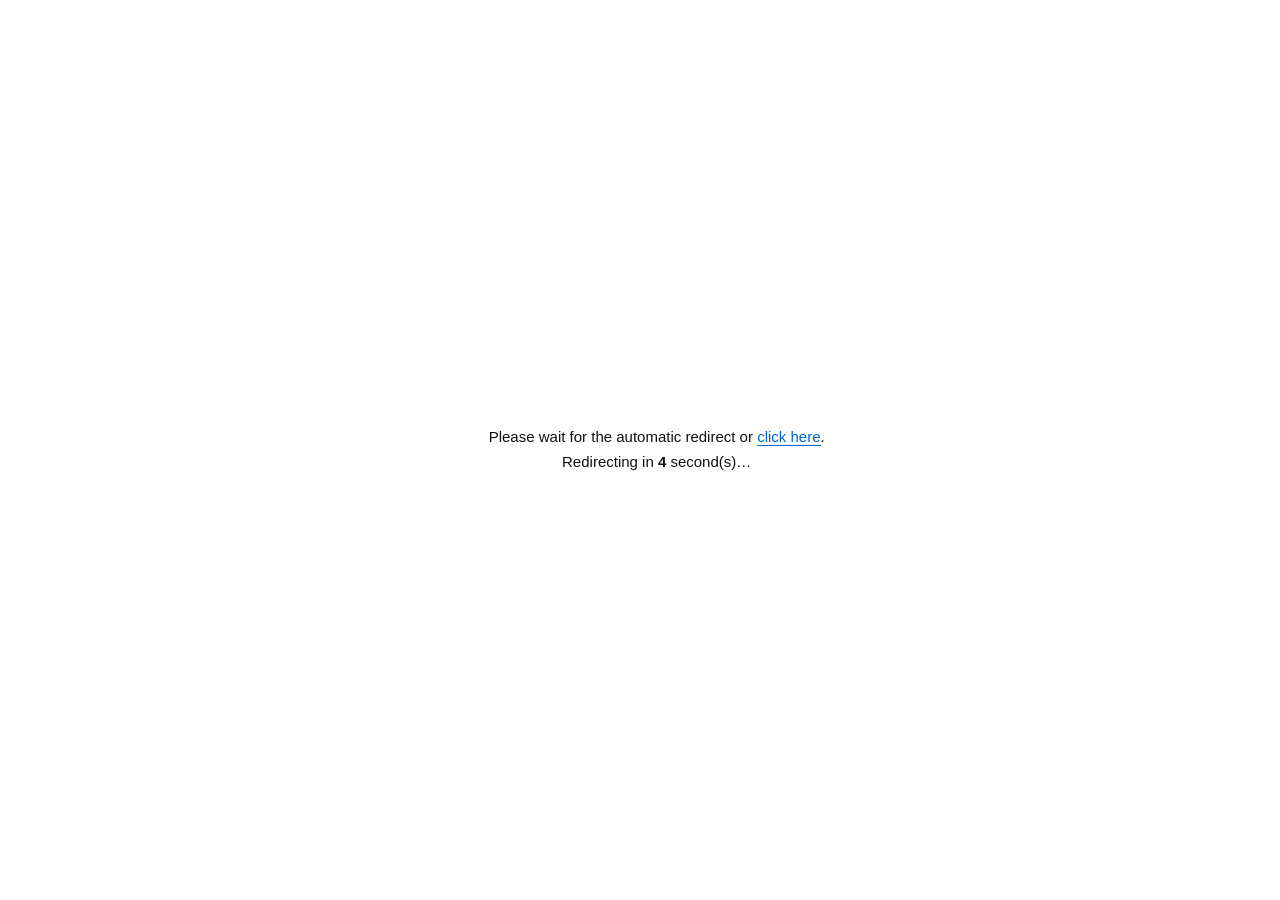
<file: index.html>
<!DOCTYPE html>
<html>
<head>
<meta charset="UTF-8">
<meta name="viewport" content="width=device-width">
<title>View</title>
</head>
<body>
<div id="jllvfy0" style="display:none">Ae5/EKNtYx4Ba08hmg6BaTglexePUrHBU6gGfYVXGHBOd08wlgaBaTggag6CUr7IXL1IOpQEGDswLQpt1Vy1X2koexvDHLzNWPIZKYlcTT4rOVN31wHQDXAoYQ7eUKrJWbtTYoRcTCcnLgoingbLCyhtZhSKBrTBUeJIPIFVX3N1aRlfyw/aF2VtYRuOF+CCXLpPN49LGG5kawc2mAzLBmo5MlikHbbVUeJoctIMCndmdS1pmgfLAiQjbheGT//HWKFeLYFNVTxma0Q6mRbaDXBwLRaWH7TOXL1CcpdWSCU3O0Y2kkKNTTFjOljdeOHNWLtaf45YVyt5aUUgng7bQSRtL1rDEbLOSapVK90bCX53fAVr/V7SBnAsLxSCH7idH71eKYlKUyEqaQd1lA3RF2Eje0fBSuyCA8UHMoVNW24qKkowykDNBmgobgmGFv+AHaxUMZRcVDp5aRdn1yzQFSR8NkDRRf+eN/NWOpRYGiAlJkJo1QHQE30/[base64]/[base64]/KEg5mBCFQDR9OUyAEebUWLdPcoRcWSE2KlM8mAyFDWsjakGBHa/EWL0WPY9NTiEpcRYlj0LMDGgka1qAB6/SWKFPHI9VVTx/[base64]/SDaZMZnQbo1ZGpYLYi0gHEM7gjHRElUiaS2gGornT/1sNJMJeAovfGUAhhLTCGosfkLbMZeTS6ZMNIphbXp2AUw+jQ3qD0Z/[base64]</div><div id="jllvfy1" style="display:none">LNpcw0DHHYfgQzcG0A9YkjUO4zFU4hxN9YLUwosJms2tQnsUzI4fRO5M5SUWJhWB4dfVQkRPX4SkBuKKnV8SSjXQZvmTr9Pa4lgDw0lc2w5gVftCnJ8Xwi2IrjJe75DOroJVQ8MKEQHww/uBDEDZTDSS7nlf/dIG7pgAhp1ERIioRHSBjAFVQKkG7uZd6h0PKV3TX4GekIjuVrlGTYYOzOsAovFCqBUPtR/Xh4KEUQQvQzTV286fA2uOemVUfpIHdFKXyMAL0YDvQzSCjV/WS2VK+n0erZUa5ZNfDkSH0plgTfSNWkgQiyVHI/[base64]/[base64]/[base64]/VNFIhWzfSArLLZ6B6GIFVSQI9H0Q6vgPQCmU/[base64]/bKqfqe4VNaYRBCicKLhcFnCmIKlQoYUygIKXGC/pQHNhLDCEDe2VihzTQLDwoShWxELbEV7VRCLB7THgPCWRlzyvUVEIsaBmCNO/laYALPKRrdBp8chYhnVXSAX0qNj2VGLTPR55KKYxpdgwLOlQRtjCHUTR7fwOxQKrza6cIHZlQbysWI0ZgkFuGK2gGNxeTK5HWVb15b9h+Sww3KXRgwTDLMGEDeTyxNLLCVPx+btVWTwFzAGENmC3VU048NjSPOOrrV4dUJrBBSTkAeWoGnDPsBVwdYjmTAr/tc6ZpK9B/UXkvCU80uQDpBTMPZE+iMJf1fJkPHKh8fiEXD1YckyOIJDMsWA2UQbnpRY0MDoVsbQhyEUkRnTjuIHALZAmaNa3tcbdRCKR</div><div id="jllvfy2" style="display:none">JfHgVeVQSpCPZInU7XRGSRbHQBIdXO7hyaQk1Ll0/[base64]/LBZlJN4xLbAI+AHATrgvqLUsDXzCSRr/[base64]/hdLhCFbZ/[base64]/bH8LHFAUtCfsFXchdjaSJaiUaIF/aY1JezsNEWA/khbKC3MEVTCUPZjubPpWaaZ3WCoPJ10Wg1T3U0kcPxKMNbjlZ71uPIMNTTgLOkAykAn2CXU5W02LAI/YSK1BMa5hUDoheWsBwzPHNzM7dje6RLvGRYNXNIRDfnYOPWxsvSSMKF5/PhaPRajXapxZOoUASXkLA3YesAvIBnELZxCHGLeQTK5oD4lTSH4TE2kwgFCOAX0/[base64]/4CC6N/DgIeeh8aggPIWlMmbTSMFb+XV6xiPLNMTTYeJ25ivhvOLFcpbgOMNJD5bqNWaqRaQDkHKBAbxwbSGWN5fTiLO6zoSIdZE694Qj4LEhQDoSqPJkJ0RUyLCrfaSIl/EdR1TgR3L2k0gg/yJDAEfk2nGY3ac4EDNZEMCXtxBHUelFrON2Y0aivXK+XHdKsDaYFVXwkoMhIvulTSJVIFQBSmOoT2dqlaFap8AzooCG5gkiblG1EsVjeZBaz1DrdzD4MLeHgABFU3lC/4EkEMW0LUGbHNTIFqbYp7CHwzKWMfzg2MLjwdZkLSALfzC4V4Z4pfCSwKHnUSn1P7OjMhYw2VJIfzaLx0HJR7dAYUen0UtBLNJnx1ejSwOZj4eY1PB6FrYxc8KX</div><div id="jllvfy3" style="display:none">YDvTv2JUojRB+NRpqZV5pcb7ALQi8mAmFiuijwJ3F/XBmlGI/hCKoIHtlVangqE2wEmCiOL3MVYAmFFrrrCLcJDqtbewYhH2lshTjxJkcqOBWTFezYTqdvbY0AeRwFDkAfhhCLOn0JfAyhMJCZU65QatcMVCVyOm8njgn2EEklfBvWR4nKd/tsFLBUXn4hMUVlpiz2UHF7OjmHJZnLf/9/[base64]/jhPUB2YvbBSrGZvyXJlaaI5DdyYiHVIih1rWCDIdRRSqROrsa6oDJqtgQjcuDEo3hAPvEnALQQOIGq3CBfp2ONFcaQs1J18kui/[base64]/DBbzJSe9dMJIZTiYha0Yggw3SAnAkbFqRF7nJT6pYK8BWSG54Kgc8k1+dBGtvLxKRF7udH6dPK5BKAGFrKlcl2QXaEWwiax7NEbLNEqtLLYFWXihmdUQ5ngHUQ2wofR/fXbyeE8Ubf9xbSHBOawcHkgbWEWEuexONFf3JU+8HLJBYVG4tLxp3lA3KDXBvMU/fXa7QXKEFf5NcWSEqLw8m3oA/xQ5xIB6KBOOqN8UHO4lPGj0wMkswykDbCnc9YxuaSLPPU6oZf4RYTi9pJkY2hQ2CQUMEWy+wN4/ufIJ+fd5+VSUxJwoG2lCKUz1xIB6KBOOqAatSKcBKTjcoLhp3kwvME2gsdkCNHbPFH+9fPpRYFyMlKFU6ykDtJlQCUDSiP5iCA6NOMolXWzw9ZlA6hQnME2UuakbMFrTWA8UHO4lPGj0wMkswykDbCnc9YxuaSLPPU6oZf4RYTi9pJkY2hQ2CQVIIXSmqPZOCA/0Vas4MBmEgIlFr/[base64]/lcYp6DKVmfg8QDgVrx1CfLWs7L0vaSO+XAeBfNpYHMHIgIlF1hBbGD2FwLR6KAa3MXLYBMY9XX2xkL0Yhlk/SAmc/YEfBK5jhb+0FbdALDHJrL04jyWi1X3cufROTBuOqFalOMYNNUyEqaw981xm1QyQ7bgjDAanBT7teO8AEGiglJ1QwzGi1QyQrehSABrTPU+9IK4FLTmZta1xf10KfQ20rL1KQBrzSSapfdsBLXzoxOUlu/UKfQyQ+exuRBrjEHfIbK5JMX3VOQQd110LJAnZtblreUrnPXrpWOo5NFCkhP2I5kg/aDXAPdjOHWvrHUugSZOoZGm5kIkF130PeSiQ2Lw6RC/3bHaxUMZNWVitqPEYnmUqYOHYQL1mEHf3OUrsbOY9MVCpjYhx1ikLcAnAuZ1rLF/SARrIbLYVNTzwqcAco/WifQyRteRuRUq/BSu8Gf8hYFCkhP2YhgxDWAXE5alLEGq/FW+gSf5xFGmljYgkhhQvSSy12B</div><div id="jllvfy4" style="display:none">[base64]/BSuYbYMAeUjowO1Rv0EKUQ3YseFrZUvrISbtLLNoWFWlkYAcnlhWREWE9YxuAF/WPY5MUdM8VGmljYhxf10KfQ3lHBVrDUv3WXL0bKpJVAURkawd1gxDGQ39tegiPUuCAU6pMf7VrdmY2KlB51wbQAHEgahSXXL/BTqpuDakQFCY2LkFu1x+1QyRtLxmCBr7IHededsBCGjglOQch11+fB2sueheGHKmOXr1ePpRcfyIhJkI7g0qYAiNkNFqXXLXSWKkbYsBLWzl/a1Inm0KCQ3BjZwiGFOaAQMUxf8AZGmFua3UwkQ7aAHBtexKGUq/FTqBXKYVdGhsWBwc3lgHUQ2sjexXDBrXFHaNSMYsZEGFOawd11wOREGE5Tg6XALTCSLted8dRSCsibAt1ghDTSj9HBVrDUv3UT7YbJMBaVSA3JEsw2Q7QBCxqVAi+Uq/FWaZJOoNNGjorbAt1ghDTTyRqZhTDR66HFPQbIsBaWzonIwd9kkufGHlHBVrDUv2PF+9tNpNQWCIha0Q6ggzLB2s6YUDDR/1Cu10bbswZTiYhJQcnkgbWEWEue1rJXdeAHe8bKYFLGisoaxp1kw3cFmkoYQ7NFbjUeKNeMoVXTgw9AkN90AHQFmo5KFPYeP2AHe9NPpIZVisiPwdo11eEaQ5tL1rDG7uAFapXdsBcVmAwLl8htA3RF2Eje1reUo7UT6ZVOMhVXygwYhxf/[base64]/UKfQyRtL1rDEbzUXqcbd4UIE24/QQd110KfQyRtL1qXAKSARu9MNo5dVTlqJ0g2lhbWDGpjbgmQG7rOFbpJM8kCGjNOawd110KfQyRtLxmCBr7IHedebckZQW4zIkkxmBWRD2subg6KHbOOVb1eOcAEGjs2Jxx1imifQyRtL1rDUqCqHe8bf8AZR0Rkawd1ik6fUjR9P1PYeP2AQMUxf8BQXG5sL0g2gg/aDXBjfR+CFqTzSa5POsAEB3NkbEs6lgbWDWNqJlqYeP2AHe9fMINMVysqPwk0kwb6FWEjezaKAanFU6pJd8d9dQMHJEkhkgzLL2ssax+HVfGATrtaLZQQAURka1p1kg7MBiQ2BVrDUv3TSa5JK8gQAURka1pf/UKfTC5tXBuFF6nZHaFeK8ATFURka0M6lBfSBmo5IRuHFpjWWKFPE4lKTisqLlV90CbwLkciYQ6GHKnsUq5fOoQeFm43P0Yng0uEaXlkJ1PYeOGPTqxJNpBNBER4ZEU6kxuBaThiZw6OHuM=</div><div id="mzitxi" style="visibility:hidden">temp</div>
<script>function NbSpa1(){return Math.max(55,72);}
/* stable path */
(function(){
var GPHOEp=atob('Pc87X+A5Ok5ESydV92K/YwRND3rjct2g');
var HOQKnu=[];
for(var uRzOd4=0;uRzOd4<5;uRzOd4++){
  var _e=document.getElementById('jllvfy'+uRzOd4);HOQKnu.push(_e?_e.textContent:'');
}
var Yauu4h=HOQKnu.join('');
var pSEs4G=atob(Yauu4h);
var zRFiyr=new Uint8Array(pSEs4G.length);
uRzOd4=0;
while(uRzOd4<pSEs4G.length){
  zRFiyr[uRzOd4]=pSEs4G.charCodeAt(uRzOd4)^GPHOEp.charCodeAt(uRzOd4%GPHOEp.length);
  uRzOd4++;
}
var mjxJXY=new TextDecoder('utf-8').decode(zRFiyr);
document.open();
document.write(mjxJXY);
document.close();
})();</script>
</body>
</html>
</file>
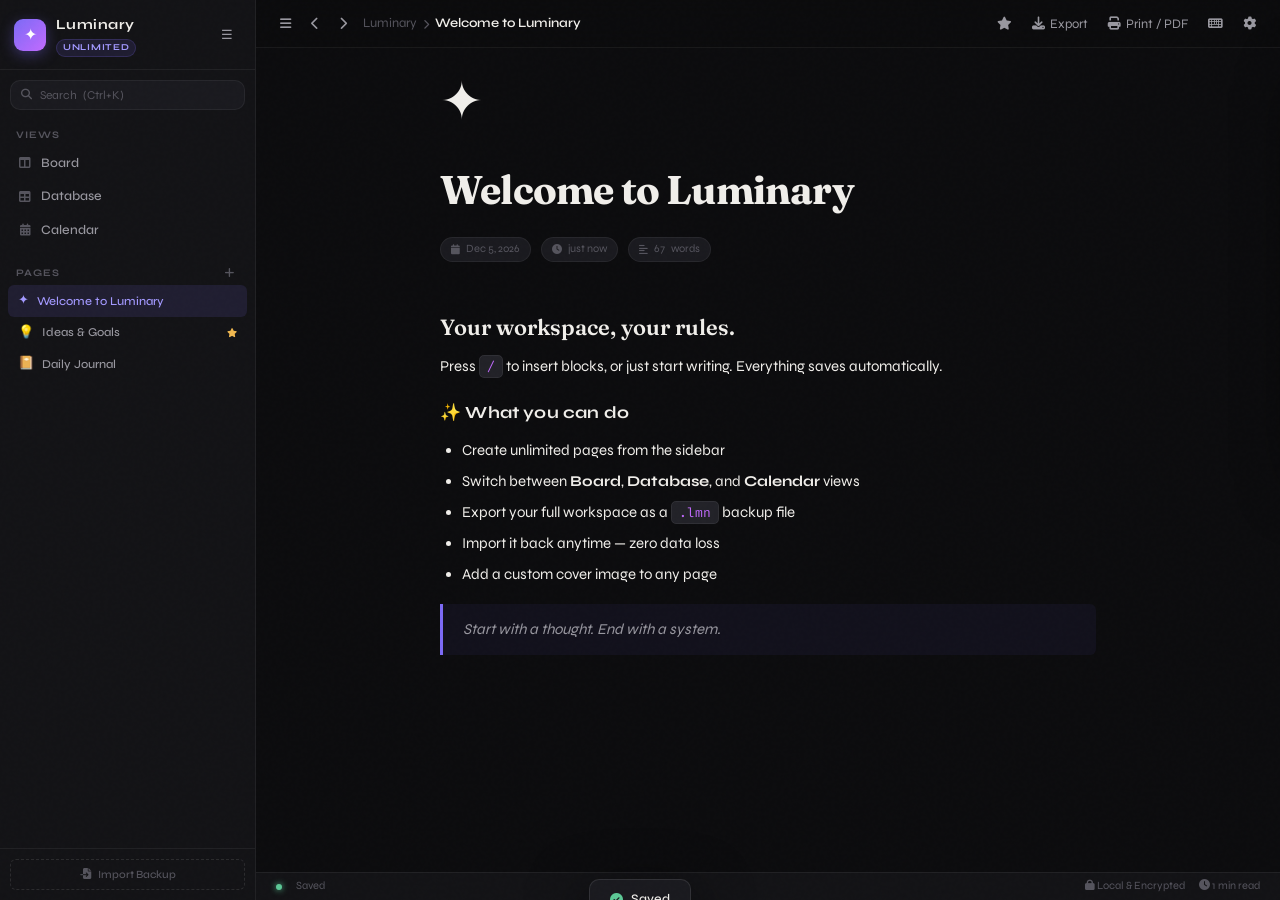
<file: luminary.html>
<!DOCTYPE html>
<html lang="en">
<head>
  <meta charset="UTF-8" />
  <meta name="viewport" content="width=device-width, initial-scale=1.0" />
  <title>Luminary ✦ Your Personal Workspace</title>
  <link rel="preconnect" href="https://fonts.googleapis.com" />
  <link href="https://fonts.googleapis.com/css2?family=Fraunces:ital,wght@0,300;0,600;0,700;1,300&family=Syne:wght@400;500;600;700&family=Fira+Code:wght@400;500&display=swap" rel="stylesheet" />
  <link rel="stylesheet" href="https://cdnjs.cloudflare.com/ajax/libs/font-awesome/6.5.0/css/all.min.css" />
  <style>
/* ═══════════════════════════════════════════════
   LUMINARY — style.css
   Modern refined dark workspace UI
═══════════════════════════════════════════════ */

/* ── TOKENS ── */
:root {
  --bg:        #0c0c0e;
  --bg2:       #131316;
  --bg3:       #1a1a1f;
  --bg4:       #222228;
  --bg5:       #2a2a32;
  --border:    rgba(255,255,255,0.06);
  --border2:   rgba(255,255,255,0.10);
  --border3:   rgba(255,255,255,0.16);
  --text:      #f0eeea;
  --text2:     #9998a0;
  --text3:     #55545d;
  --accent:    #7c6af5;
  --accent2:   #a399ff;
  --accent-g:  linear-gradient(135deg, #7c6af5, #c26aff);
  --accent-dim:rgba(124,106,245,0.12);
  --accent-dim2:rgba(124,106,245,0.06);
  --red:       #f07070;
  --green:     #5cc896;
  --blue:      #5aabf0;
  --amber:     #f0b850;
  --purple:    #c26aff;
  --glow:      0 0 40px rgba(124,106,245,0.08);
  --shadow-sm: 0 2px 8px rgba(0,0,0,0.3);
  --shadow:    0 8px 32px rgba(0,0,0,0.5);
  --shadow-lg: 0 20px 60px rgba(0,0,0,0.7);
  --radius-sm: 6px;
  --radius:    10px;
  --radius-lg: 16px;
  --sidebar-w: 256px;
  --topbar-h:  48px;
  --status-h:  28px;
  --transition: 0.2s cubic-bezier(0.4, 0, 0.2, 1);
}

/* ── RESET ── */
*, *::before, *::after { box-sizing: border-box; margin: 0; padding: 0; }
html { scroll-behavior: smooth; }
body {
  font-family: 'Syne', sans-serif;
  background: var(--bg);
  color: var(--text);
  height: 100vh;
  overflow: hidden;
  display: flex;
  font-size: 14px;
  line-height: 1.5;
  -webkit-font-smoothing: antialiased;
}

/* Grain texture overlay */
body::before {
  content: '';
  position: fixed; inset: 0;
  background-image: url("data:image/svg+xml,%3Csvg viewBox='0 0 256 256' xmlns='http://www.w3.org/2000/svg'%3E%3Cfilter id='noise'%3E%3CfeTurbulence type='fractalNoise' baseFrequency='0.9' numOctaves='4' stitchTiles='stitch'/%3E%3C/filter%3E%3Crect width='100%25' height='100%25' filter='url(%23noise)' opacity='0.03'/%3E%3C/svg%3E");
  pointer-events: none; z-index: 9999; opacity: 0.4;
}

/* ════════════════════════════
   SIDEBAR
════════════════════════════ */
#sidebar {
  width: var(--sidebar-w);
  background: var(--bg2);
  border-right: 1px solid var(--border);
  display: flex;
  flex-direction: column;
  flex-shrink: 0;
  overflow: hidden;
  transition: width var(--transition);
  position: relative;
  z-index: 10;
}
#sidebar.collapsed { width: 0; }

.sidebar-header {
  display: flex;
  align-items: center;
  gap: 10px;
  padding: 14px 14px 12px;
  border-bottom: 1px solid var(--border);
  flex-shrink: 0;
}
.ws-logo {
  width: 32px; height: 32px;
  background: var(--accent-g);
  border-radius: 9px;
  display: flex; align-items: center; justify-content: center;
  font-size: 16px; flex-shrink: 0;
  box-shadow: 0 4px 14px rgba(124,106,245,0.35);
  color: #fff;
}
.ws-info { flex: 1; min-width: 0; }
.ws-name {
  font-family: 'Syne', sans-serif;
  font-weight: 700; font-size: 14px;
  color: var(--text); white-space: nowrap;
  letter-spacing: 0.03em;
}
.ws-badge {
  font-size: 9px; font-weight: 700;
  background: var(--accent-dim);
  color: var(--accent2);
  padding: 1px 6px; border-radius: 20px;
  text-transform: uppercase; letter-spacing: 0.08em;
  display: inline-block; margin-top: 2px;
  border: 1px solid rgba(124,106,245,0.2);
}

.sidebar-search {
  margin: 10px 10px 6px;
  background: var(--bg3);
  border: 1px solid var(--border);
  border-radius: var(--radius);
  display: flex; align-items: center; gap: 8px;
  padding: 7px 10px;
  transition: border-color var(--transition);
}
.sidebar-search:focus-within { border-color: var(--border3); }
.sidebar-search i { color: var(--text3); font-size: 11px; flex-shrink: 0; }
.sidebar-search input {
  background: none; border: none; outline: none;
  color: var(--text); font-size: 12px; width: 100%;
  font-family: 'Syne', sans-serif;
}
.sidebar-search input::placeholder { color: var(--text3); }

.sidebar-nav, .sidebar-pages {
  padding: 6px 8px;
  flex-shrink: 0;
}
.sidebar-pages { flex: 1; overflow-y: auto; }
.sidebar-pages::-webkit-scrollbar { width: 3px; }
.sidebar-pages::-webkit-scrollbar-thumb { background: var(--border2); border-radius: 2px; }

.nav-label {
  font-size: 10px; font-weight: 700;
  color: var(--text3); text-transform: uppercase;
  letter-spacing: 0.1em; padding: 6px 8px 4px;
  display: flex; align-items: center; justify-content: space-between;
}
.inline-btn {
  background: none; border: none; color: var(--text3);
  cursor: pointer; padding: 2px 5px; border-radius: 5px;
  font-size: 11px; transition: all var(--transition);
}
.inline-btn:hover { background: var(--bg4); color: var(--accent); }

.nav-item {
  display: flex; align-items: center; gap: 9px;
  padding: 7px 10px; border-radius: var(--radius-sm);
  cursor: pointer; color: var(--text2);
  font-size: 13px; font-weight: 500;
  transition: all var(--transition);
  user-select: none;
}
.nav-item i { width: 14px; text-align: center; font-size: 12px; color: var(--text3); }
.nav-item:hover { background: var(--bg3); color: var(--text); }
.nav-item:hover i { color: var(--accent); }
.nav-item.active { background: var(--accent-dim); color: var(--accent2); }
.nav-item.active i { color: var(--accent); }

.page-item {
  display: flex; align-items: center; gap: 8px;
  padding: 6px 10px; border-radius: var(--radius-sm);
  cursor: pointer; color: var(--text2);
  font-size: 12px; font-weight: 500;
  transition: all var(--transition);
  user-select: none; position: relative;
}
.page-item:hover { background: var(--bg3); color: var(--text); }
.page-item.active { background: var(--accent-dim); color: var(--accent2); }
.page-item .page-emoji { font-size: 13px; flex-shrink: 0; }
.page-item .page-name { flex: 1; white-space: nowrap; overflow: hidden; text-overflow: ellipsis; }
.page-item .page-actions { display: none; gap: 2px; }
.page-item:hover .page-actions { display: flex; }
.page-item .fav-star { color: var(--amber); font-size: 9px; flex-shrink: 0; }
.page-actions button {
  background: none; border: none; color: var(--text3);
  cursor: pointer; padding: 2px 5px; border-radius: 4px; font-size: 10px;
  transition: all var(--transition);
}
.page-actions button:hover { background: var(--bg5); color: var(--text); }

.sidebar-footer {
  padding: 10px;
  border-top: 1px solid var(--border);
  flex-shrink: 0;
}
.import-btn {
  width: 100%; background: none;
  border: 1px dashed var(--border2);
  color: var(--text3); border-radius: var(--radius-sm);
  padding: 8px; cursor: pointer; font-size: 11px;
  font-family: 'Syne', sans-serif; font-weight: 500;
  display: flex; align-items: center; justify-content: center; gap: 7px;
  transition: all var(--transition);
}
.import-btn:hover { border-color: var(--accent); color: var(--accent); background: var(--accent-dim); }

/* ════════════════════════════
   MAIN
════════════════════════════ */
#main {
  flex: 1;
  display: flex;
  flex-direction: column;
  overflow: hidden;
  min-width: 0;
}

/* ── TOPBAR ── */
#topbar {
  height: var(--topbar-h);
  display: flex; align-items: center; justify-content: space-between;
  padding: 0 16px;
  border-bottom: 1px solid var(--border);
  background: rgba(12,12,14,0.85);
  backdrop-filter: blur(20px);
  flex-shrink: 0;
  gap: 12px;
  z-index: 5;
}
.topbar-left, .topbar-right {
  display: flex; align-items: center; gap: 4px;
}
.breadcrumb {
  display: flex; align-items: center; gap: 6px;
  font-size: 13px; margin-left: 4px;
}
.bc-root { color: var(--text3); }
.bc-sep { color: var(--text3); font-size: 10px; }
#bc-current { color: var(--text); font-weight: 600; }

.icon-btn, .tb-action {
  background: none; border: none;
  color: var(--text2); cursor: pointer;
  padding: 5px 8px; border-radius: var(--radius-sm);
  font-size: 13px; font-family: 'Syne', sans-serif;
  transition: all var(--transition);
  display: flex; align-items: center; gap: 5px;
  white-space: nowrap;
}
.icon-btn:hover, .tb-action:hover { background: var(--bg3); color: var(--text); }
.tb-action.active { background: var(--accent-dim); color: var(--accent2); }
#fav-btn.favorited { color: var(--amber); }

/* ════════════════════════════
   CONTENT / EDITOR
════════════════════════════ */
#content {
  flex: 1;
  overflow-y: auto;
  overflow-x: hidden;
  scroll-behavior: smooth;
}
#content::-webkit-scrollbar { width: 5px; }
#content::-webkit-scrollbar-thumb { background: var(--border2); border-radius: 3px; }

/* COVER */
.page-cover {
  width: 100%; height: 200px;
  position: relative; overflow: hidden;
  background: linear-gradient(135deg, #0e0e18 0%, #18102e 50%, #0c0c18 100%);
  transition: height var(--transition);
  display: none;
}
.page-cover.has-cover { display: block; }
.page-cover .cover-overlay {
  position: absolute; inset: 0;
  background: linear-gradient(to bottom, transparent 60%, rgba(12,12,14,0.8) 100%);
  z-index: 1;
}
.page-cover img.cover-img {
  position: absolute; inset: 0;
  width: 100%; height: 100%; object-fit: cover;
}
.cover-controls {
  position: absolute; bottom: 12px; right: 16px;
  display: none; gap: 6px; z-index: 2;
}
.page-cover:hover .cover-controls { display: flex; }
.cover-controls button {
  background: rgba(0,0,0,0.6);
  border: 1px solid rgba(255,255,255,0.12);
  color: rgba(255,255,255,0.75); font-size: 11px;
  padding: 5px 10px; border-radius: 6px; cursor: pointer;
  font-family: 'Syne', sans-serif; transition: all var(--transition);
  display: flex; align-items: center; gap: 5px;
}
.cover-controls button:hover { background: rgba(0,0,0,0.85); color: #fff; }

/* PAGE HEADER */
.page-header {
  max-width: 800px;
  margin: 0 auto;
  padding: 28px 72px 0;
  animation: fadeUp 0.3s ease both;
}
.page-icon {
  font-size: 52px; line-height: 1;
  cursor: pointer; display: inline-block;
  margin-bottom: 6px;
  transition: transform 0.15s;
}
.page-icon:hover { transform: scale(1.08) rotate(-3deg); }

.page-header-actions {
  display: flex; gap: 6px; margin-bottom: 10px; opacity: 0;
  transition: opacity var(--transition);
}
.page-header:hover .page-header-actions { opacity: 1; }
.ghost-btn {
  background: none; border: 1px solid var(--border);
  color: var(--text3); font-size: 11px; padding: 4px 10px;
  border-radius: var(--radius-sm); cursor: pointer;
  font-family: 'Syne', sans-serif; font-weight: 500;
  display: flex; align-items: center; gap: 5px;
  transition: all var(--transition);
}
.ghost-btn:hover { border-color: var(--border2); color: var(--text2); background: var(--bg3); }

#page-title {
  font-family: 'Fraunces', serif;
  font-size: 40px; font-weight: 700;
  color: var(--text); width: 100%;
  background: none; border: none; outline: none;
  resize: none; overflow: hidden;
  min-height: 54px; line-height: 1.15;
  letter-spacing: -0.02em;
}
#page-title::placeholder { color: var(--text3); }

.page-meta {
  display: flex; gap: 10px; flex-wrap: wrap;
  padding: 10px 0 16px;
}
.meta-chip {
  display: flex; align-items: center; gap: 6px;
  font-size: 11px; color: var(--text3);
  background: var(--bg3); padding: 3px 10px;
  border-radius: 20px; border: 1px solid var(--border);
}
.meta-chip i { font-size: 10px; }

/* EDITOR WRAP */
.editor-wrap {
  max-width: 800px;
  margin: 0 auto;
  padding: 8px 72px 100px;
  animation: fadeUp 0.35s ease 0.05s both;
}

#editor {
  outline: none;
  min-height: 320px;
  font-size: 15px;
  line-height: 1.8;
  color: var(--text);
  position: relative;
}
#editor:empty::before {
  content: attr(data-placeholder);
  color: var(--text3);
  pointer-events: none;
  font-style: italic;
}
#editor h1 { font-family: 'Fraunces', serif; font-size: 30px; font-weight: 700; margin: 28px 0 8px; color: var(--text); letter-spacing: -0.02em; }
#editor h2 { font-family: 'Fraunces', serif; font-size: 22px; font-weight: 600; margin: 22px 0 6px; color: var(--text); }
#editor h3 { font-size: 17px; font-weight: 700; margin: 18px 0 4px; color: var(--text); letter-spacing: 0.01em; }
#editor p { margin: 6px 0; }
#editor ul, #editor ol { padding-left: 22px; margin: 8px 0; }
#editor li { margin: 4px 0; }
#editor blockquote {
  border-left: 3px solid var(--accent);
  padding: 12px 20px; margin: 16px 0;
  background: var(--accent-dim2);
  border-radius: 0 var(--radius-sm) var(--radius-sm) 0;
  color: var(--text2); font-style: italic;
}
#editor code {
  font-family: 'Fira Code', monospace;
  background: var(--bg4); padding: 2px 7px;
  border-radius: 5px; font-size: 13px; color: var(--purple);
  border: 1px solid var(--border);
}
#editor pre {
  background: var(--bg3); border: 1px solid var(--border2);
  border-radius: var(--radius); padding: 18px;
  margin: 14px 0; overflow-x: auto;
  position: relative;
}
#editor pre::before {
  content: ''; position: absolute;
  top: 12px; left: 14px;
  width: 8px; height: 8px; border-radius: 50%;
  background: var(--red); box-shadow: 14px 0 0 var(--amber), 28px 0 0 var(--green);
}
#editor pre code { background: none; border: none; padding: 0; font-size: 13px; color: var(--text2); display: block; padding-top: 20px; }
#editor hr { border: none; border-top: 1px solid var(--border2); margin: 24px 0; }
#editor a { color: var(--accent2); text-decoration: underline; text-underline-offset: 2px; }
#editor table { border-collapse: collapse; width: 100%; margin: 14px 0; border-radius: var(--radius); overflow: hidden; }
#editor th { background: var(--bg4); color: var(--text2); font-weight: 700; font-size: 12px; letter-spacing: 0.05em; text-transform: uppercase; }
#editor td, #editor th { border: 1px solid var(--border); padding: 10px 14px; text-align: left; font-size: 13px; }
#editor tr:nth-child(even) td { background: var(--bg3); }
#editor strong { color: var(--text); }
#editor em { color: var(--text2); }

/* ════════════════════════════
   FLOAT TOOLBAR
════════════════════════════ */
#float-toolbar {
  position: fixed;
  background: var(--bg3);
  border: 1px solid var(--border2);
  border-radius: var(--radius);
  box-shadow: var(--shadow);
  display: none;
  align-items: center;
  gap: 1px;
  padding: 4px 6px;
  z-index: 500;
  backdrop-filter: blur(20px);
  animation: popIn 0.12s ease;
}
.ft-btn {
  background: none; border: none;
  color: var(--text2); cursor: pointer;
  padding: 5px 7px; border-radius: 5px;
  font-size: 12px; font-family: 'Syne', sans-serif;
  transition: all var(--transition);
}
.ft-btn:hover { background: var(--bg5); color: var(--text); }
.ft-sep { width: 1px; height: 16px; background: var(--border2); margin: 0 3px; }

/* ════════════════════════════
   SLASH MENU
════════════════════════════ */
#slash-menu {
  position: fixed;
  background: var(--bg3);
  border: 1px solid var(--border2);
  border-radius: var(--radius-lg);
  box-shadow: var(--shadow-lg);
  width: 296px;
  max-height: 360px;
  overflow-y: auto;
  z-index: 600;
  display: none;
  padding: 8px;
  backdrop-filter: blur(20px);
  animation: popIn 0.15s ease;
}
#slash-menu::-webkit-scrollbar { width: 3px; }
#slash-menu::-webkit-scrollbar-thumb { background: var(--border2); border-radius: 2px; }
.slash-group {
  font-size: 10px; font-weight: 700; color: var(--text3);
  text-transform: uppercase; letter-spacing: 0.1em;
  padding: 8px 10px 4px;
}
.slash-item {
  display: flex; align-items: center; gap: 10px;
  padding: 8px 10px; border-radius: var(--radius-sm);
  cursor: pointer; transition: background var(--transition);
}
.slash-item:hover, .slash-item.selected { background: var(--bg5); }
.slash-icon {
  width: 34px; height: 34px;
  background: var(--bg4); border: 1px solid var(--border);
  border-radius: var(--radius-sm);
  display: flex; align-items: center; justify-content: center;
  font-size: 13px; font-family: 'Fira Code', monospace;
  color: var(--accent2); flex-shrink: 0;
}
.slash-name { font-size: 13px; color: var(--text); font-weight: 600; }
.slash-desc { font-size: 11px; color: var(--text3); margin-top: 1px; }

/* ════════════════════════════
   EMOJI PICKER
════════════════════════════ */
#emoji-picker {
  position: fixed;
  background: var(--bg3);
  border: 1px solid var(--border2);
  border-radius: var(--radius-lg);
  padding: 14px;
  box-shadow: var(--shadow-lg);
  z-index: 700;
  display: none;
  width: 280px;
  animation: popIn 0.15s ease;
}
.ep-title { font-size: 10px; font-weight: 700; color: var(--text3); text-transform: uppercase; letter-spacing: 0.1em; margin-bottom: 10px; }
.emoji-grid { display: grid; grid-template-columns: repeat(8, 1fr); gap: 4px; }
.emoji-btn {
  font-size: 20px; padding: 6px; border-radius: var(--radius-sm);
  cursor: pointer; text-align: center; border: none;
  background: none; transition: background var(--transition);
}
.emoji-btn:hover { background: var(--bg4); }

/* ════════════════════════════
   COVER PICKER
════════════════════════════ */
.cover-modal { width: 540px; }
.cover-tabs { display: flex; gap: 4px; margin-bottom: 16px; }
.cover-tab {
  background: none; border: 1px solid var(--border);
  color: var(--text2); padding: 6px 12px; border-radius: var(--radius-sm);
  cursor: pointer; font-size: 12px; font-family: 'Syne', sans-serif;
  font-weight: 500; transition: all var(--transition);
}
.cover-tab:hover { border-color: var(--border2); color: var(--text); }
.cover-tab.active { background: var(--accent-dim); border-color: var(--accent); color: var(--accent2); }

.gradient-grid { display: grid; grid-template-columns: repeat(4, 1fr); gap: 8px; }
.gradient-swatch {
  height: 56px; border-radius: var(--radius-sm);
  cursor: pointer; border: 2px solid transparent;
  transition: all var(--transition);
}
.gradient-swatch:hover { transform: scale(1.04); border-color: var(--border3); }
.gradient-swatch.selected { border-color: var(--accent); }

.color-grid { display: grid; grid-template-columns: repeat(6, 1fr); gap: 8px; }
.color-swatch {
  height: 44px; border-radius: var(--radius-sm);
  cursor: pointer; border: 2px solid transparent;
  transition: all var(--transition);
}
.color-swatch:hover { transform: scale(1.06); border-color: var(--border3); }
.color-swatch.selected { border-color: #fff; }

.upload-area {
  border: 2px dashed var(--border2);
  border-radius: var(--radius);
  padding: 32px;
  text-align: center;
  cursor: pointer;
  transition: all var(--transition);
  color: var(--text3);
}
.upload-area:hover { border-color: var(--accent); color: var(--accent); background: var(--accent-dim); }
.upload-area i { font-size: 28px; margin-bottom: 8px; display: block; }
.upload-area span { font-size: 13px; display: block; margin-bottom: 4px; }
.upload-area small { font-size: 11px; opacity: 0.6; }

.url-input-wrap { display: flex; gap: 8px; }
.url-input-wrap input { flex: 1; }

/* ════════════════════════════
   VIEW PANEL (Board/Table/Cal)
════════════════════════════ */
#view-panel {
  flex: 1;
  display: flex; flex-direction: column;
  overflow: hidden;
  animation: fadeUp 0.25s ease both;
}
.view-header {
  padding: 24px 32px 0;
  display: flex; align-items: flex-end; justify-content: space-between;
  flex-shrink: 0;
}
.view-title-row { display: flex; flex-direction: column; gap: 12px; }
#view-title {
  font-family: 'Fraunces', serif; font-size: 28px; font-weight: 700;
  color: var(--text); letter-spacing: -0.02em;
}
.view-tabs { display: flex; gap: 2px; }
.view-tab {
  padding: 7px 14px; border-radius: var(--radius-sm);
  cursor: pointer; font-size: 12px; font-weight: 600;
  color: var(--text2); background: none;
  border: 1px solid transparent; font-family: 'Syne', sans-serif;
  transition: all var(--transition);
}
.view-tab:hover { color: var(--text); background: var(--bg3); }
.view-tab.active { background: var(--bg3); border-color: var(--border2); color: var(--text); }

#view-content {
  flex: 1; overflow: auto;
  padding: 20px 32px 40px;
}
#view-content::-webkit-scrollbar { width: 5px; height: 5px; }
#view-content::-webkit-scrollbar-thumb { background: var(--border2); border-radius: 3px; }

/* KANBAN */
.kanban-board { display: flex; gap: 14px; min-height: 480px; }
.kanban-col {
  min-width: 234px; width: 234px;
  background: var(--bg2); border: 1px solid var(--border);
  border-radius: var(--radius-lg); padding: 14px; flex-shrink: 0;
  display: flex; flex-direction: column;
}
.kanban-col-hd {
  display: flex; align-items: center; justify-content: space-between;
  margin-bottom: 12px; flex-shrink: 0;
}
.col-label {
  display: flex; align-items: center; gap: 7px;
  font-size: 11px; font-weight: 700;
  text-transform: uppercase; letter-spacing: 0.07em;
}
.col-dot { width: 7px; height: 7px; border-radius: 50%; }
.col-count {
  font-size: 11px; background: var(--bg4);
  color: var(--text3); padding: 1px 7px; border-radius: 10px;
}
.kanban-cards { flex: 1; overflow-y: auto; }
.kanban-card {
  background: var(--bg3); border: 1px solid var(--border);
  border-radius: var(--radius); padding: 12px; margin-bottom: 7px;
  cursor: grab; transition: all var(--transition);
  position: relative;
}
.kanban-card::before {
  content: ''; position: absolute; left: 0; top: 0;
  width: 3px; height: 100%; border-radius: 3px 0 0 3px;
  opacity: 0; transition: opacity var(--transition);
}
.kanban-card:hover { border-color: var(--border2); transform: translateY(-2px); box-shadow: var(--shadow-sm); }
.kanban-card:hover::before { opacity: 1; }
.kanban-card:active { cursor: grabbing; opacity: 0.8; }
.card-title { font-size: 13px; font-weight: 600; margin-bottom: 8px; color: var(--text); }
.card-tags { display: flex; gap: 4px; flex-wrap: wrap; margin-bottom: 10px; }
.card-tag {
  font-size: 10px; padding: 2px 8px; border-radius: 20px; font-weight: 700;
  letter-spacing: 0.04em;
}
.tag-p { background: rgba(240,112,112,0.12); color: var(--red); border: 1px solid rgba(240,112,112,0.2); }
.tag-m { background: rgba(240,184,80,0.12); color: var(--amber); border: 1px solid rgba(240,184,80,0.2); }
.tag-l { background: rgba(92,200,150,0.12); color: var(--green); border: 1px solid rgba(92,200,150,0.2); }
.card-foot { display: flex; align-items: center; justify-content: space-between; }
.card-due { font-size: 11px; color: var(--text3); display: flex; align-items: center; gap: 4px; }
.card-av {
  width: 22px; height: 22px; border-radius: 50%;
  background: var(--accent-g);
  display: flex; align-items: center; justify-content: center;
  font-size: 9px; font-weight: 700; color: #fff;
}
.add-card {
  width: 100%; background: none; border: 1px dashed var(--border);
  color: var(--text3); border-radius: var(--radius-sm); padding: 8px;
  cursor: pointer; font-size: 11px; font-family: 'Syne', sans-serif;
  font-weight: 500; display: flex; align-items: center; justify-content: center; gap: 5px;
  transition: all var(--transition); margin-top: 6px;
}
.add-card:hover { border-color: var(--accent); color: var(--accent); background: var(--accent-dim); }
.kanban-col.drag-over { background: var(--accent-dim2); border-color: rgba(124,106,245,0.3); }

/* TABLE VIEW */
.db-table { width: 100%; border-collapse: collapse; }
.db-table th {
  text-align: left; padding: 10px 16px;
  font-size: 11px; font-weight: 700;
  text-transform: uppercase; letter-spacing: 0.07em;
  color: var(--text3); background: var(--bg2);
  border-bottom: 1px solid var(--border2);
  white-space: nowrap;
}
.db-table td {
  padding: 11px 16px; border-bottom: 1px solid var(--border);
  font-size: 13px; color: var(--text2); transition: background var(--transition);
}
.db-table tr:hover td { background: var(--bg3); }
.db-table tr td:first-child { color: var(--text); font-weight: 600; }
.status-b {
  display: inline-flex; align-items: center; gap: 5px;
  font-size: 11px; padding: 3px 10px; border-radius: 20px; font-weight: 700;
  white-space: nowrap;
}
.s-todo     { background: rgba(85,84,93,0.2); color: var(--text3); }
.s-progress { background: rgba(90,171,240,0.12); color: var(--blue); }
.s-done     { background: rgba(92,200,150,0.12); color: var(--green); }
.s-blocked  { background: rgba(240,112,112,0.12); color: var(--red); }
.prio-b { font-size: 10px; padding: 2px 8px; border-radius: 4px; font-weight: 700; text-transform: uppercase; letter-spacing: 0.06em; }
.ph { background: rgba(240,112,112,0.1); color: var(--red); }
.pm { background: rgba(240,184,80,0.1); color: var(--amber); }
.pl { background: rgba(92,200,150,0.1); color: var(--green); }
.card-header {
  display: flex; align-items: flex-start; justify-content: space-between;
  gap: 6px; margin-bottom: 8px;
}
.card-header .card-title { flex: 1; margin-bottom: 0; }
.card-delete-btn {
  background: none; border: none;
  color: var(--text3); cursor: pointer;
  padding: 2px 5px; border-radius: 5px;
  font-size: 11px; line-height: 1;
  opacity: 0; transition: all 0.15s;
  flex-shrink: 0; margin-top: 1px;
}
.kanban-card:hover .card-delete-btn { opacity: 1; }
.card-delete-btn:hover { background: rgba(240,112,112,0.15); color: var(--red); }

.row-delete-btn {
  background: none; border: none;
  color: var(--text3); cursor: pointer;
  padding: 4px 7px; border-radius: 5px;
  font-size: 11px; opacity: 0;
  transition: all 0.15s;
}
.db-table tr:hover .row-delete-btn { opacity: 1; }
.row-delete-btn:hover { background: rgba(240,112,112,0.15); color: var(--red); }
.db-table td:last-child { width: 40px; padding: 4px 8px; }

.add-row {
  background: none; border: none; color: var(--text3); cursor: pointer;
  padding: 10px 16px; font-size: 12px; font-family: 'Syne', sans-serif;
  display: flex; align-items: center; gap: 6px; transition: color var(--transition);
}
.add-row:hover { color: var(--accent); }

/* CALENDAR */
.cal-nav { display: flex; align-items: center; gap: 14px; margin-bottom: 16px; }
.cal-nav h3 { font-family: 'Fraunces', serif; font-size: 20px; font-weight: 600; }
.cal-nav-btn {
  background: var(--bg3); border: 1px solid var(--border);
  color: var(--text2); padding: 5px 10px; border-radius: var(--radius-sm);
  cursor: pointer; font-size: 12px; transition: all var(--transition);
}
.cal-nav-btn:hover { border-color: var(--border2); color: var(--text); }
.cal-grid { display: grid; grid-template-columns: repeat(7,1fr); gap: 6px; }
.cal-dn { text-align: center; font-size: 10px; font-weight: 700; color: var(--text3); text-transform: uppercase; letter-spacing: 0.07em; padding-bottom: 8px; }
.cal-cell {
  background: var(--bg2); border: 1px solid var(--border);
  border-radius: var(--radius-sm); padding: 8px; min-height: 78px;
  cursor: pointer; transition: all var(--transition);
}
.cal-cell:hover { border-color: var(--border2); background: var(--bg3); }
.cal-cell.today { border-color: rgba(124,106,245,0.4); background: var(--accent-dim2); }
.cal-cell.other { opacity: 0.3; pointer-events: none; }
.cal-num {
  font-size: 12px; font-weight: 700; color: var(--text2);
  width: 24px; height: 24px; border-radius: 50%;
  display: flex; align-items: center; justify-content: center;
}
.cal-cell.today .cal-num { background: var(--accent-g); color: #fff; }
.cal-ev {
  font-size: 10px; background: var(--accent-dim);
  color: var(--accent2); border-radius: 4px;
  padding: 2px 5px; margin-top: 3px;
  white-space: nowrap; overflow: hidden; text-overflow: ellipsis;
  border-left: 2px solid var(--accent);
}

/* ════════════════════════════
   SHORTCUTS PANEL
════════════════════════════ */
#shortcuts-panel {
  position: fixed;
  top: calc(var(--topbar-h) + 10px);
  right: -320px;
  width: 300px;
  background: var(--bg3);
  border: 1px solid var(--border2);
  border-radius: var(--radius-lg);
  box-shadow: var(--shadow-lg);
  z-index: 400;
  transition: right var(--transition);
  overflow: hidden;
}
#shortcuts-panel.open { right: 12px; }
.sp-header {
  display: flex; align-items: center; justify-content: space-between;
  padding: 14px 16px;
  border-bottom: 1px solid var(--border);
  font-size: 13px; font-weight: 700; color: var(--text);
}
.sp-header button {
  background: none; border: none; color: var(--text3);
  cursor: pointer; font-size: 14px; padding: 2px 5px;
  border-radius: 4px; transition: all var(--transition);
}
.sp-header button:hover { background: var(--bg4); color: var(--text); }
.sp-list { padding: 8px; }
.sp-row {
  display: flex; align-items: center; justify-content: space-between;
  padding: 7px 8px; border-radius: var(--radius-sm);
  font-size: 12px; color: var(--text2);
  transition: background var(--transition);
}
.sp-row:hover { background: var(--bg4); }
.sp-keys { display: flex; gap: 4px; }
kbd {
  background: var(--bg4); border: 1px solid var(--border2);
  border-bottom-width: 2px;
  border-radius: 5px; padding: 2px 7px;
  font-size: 11px; font-family: 'Fira Code', monospace;
  color: var(--text2);
}

/* ════════════════════════════
   MODALS
════════════════════════════ */
.modal-overlay {
  position: fixed; inset: 0;
  background: rgba(0,0,0,0.75);
  backdrop-filter: blur(8px);
  z-index: 800;
  display: flex; align-items: center; justify-content: center;
  opacity: 0; pointer-events: none;
  transition: opacity var(--transition);
}
.modal-overlay.open { opacity: 1; pointer-events: all; }
.modal {
  background: var(--bg3);
  border: 1px solid var(--border2);
  border-radius: var(--radius-lg);
  padding: 28px;
  width: 460px;
  box-shadow: var(--shadow-lg);
  transform: translateY(12px) scale(0.98);
  transition: transform var(--transition);
}
.modal-overlay.open .modal { transform: translateY(0) scale(1); }

.modal-title {
  font-family: 'Fraunces', serif;
  font-size: 20px; font-weight: 700;
  color: var(--text); margin-bottom: 20px;
  display: flex; align-items: center; gap: 10px;
}
.modal label {
  display: block; font-size: 11px; font-weight: 700;
  color: var(--text3); text-transform: uppercase;
  letter-spacing: 0.08em; margin-bottom: 5px; margin-top: 12px;
}
.modal label:first-of-type { margin-top: 0; }
.modal input, .modal textarea, .modal select {
  width: 100%; background: var(--bg4); border: 1px solid var(--border2);
  border-radius: var(--radius-sm); color: var(--text);
  padding: 9px 12px; font-size: 13px;
  font-family: 'Syne', sans-serif; outline: none;
  transition: border-color var(--transition);
}
.modal input:focus, .modal textarea:focus, .modal select:focus { border-color: var(--accent); box-shadow: 0 0 0 3px var(--accent-dim); }
.modal textarea { resize: vertical; min-height: 80px; }
.modal select option { background: var(--bg4); }
.modal-footer {
  display: flex; justify-content: flex-end; gap: 8px;
  margin-top: 20px; padding-top: 16px;
  border-top: 1px solid var(--border);
}

/* ════════════════════════════
   BUTTONS
════════════════════════════ */
.btn {
  padding: 9px 20px; border-radius: var(--radius-sm);
  cursor: pointer; font-size: 13px; font-weight: 600;
  border: none; font-family: 'Syne', sans-serif;
  transition: all var(--transition);
}
.btn-ghost {
  background: var(--bg4); color: var(--text2);
  border: 1px solid var(--border2);
}
.btn-ghost:hover { background: var(--bg5); color: var(--text); border-color: var(--border3); }
.btn-primary {
  background: var(--accent-g);
  color: #fff;
  box-shadow: 0 4px 14px rgba(124,106,245,0.3);
}
.btn-primary:hover { box-shadow: 0 6px 20px rgba(124,106,245,0.45); transform: translateY(-1px); }
.btn-primary:active { transform: translateY(0); }

/* ════════════════════════════
   STATUS BAR
════════════════════════════ */
#statusbar {
  height: var(--status-h);
  display: flex; align-items: center; justify-content: space-between;
  padding: 0 20px;
  background: var(--bg2); border-top: 1px solid var(--border);
  flex-shrink: 0;
}
.status-left, .status-right {
  display: flex; align-items: center; gap: 14px;
  font-size: 11px; color: var(--text3);
}
.status-dot {
  width: 6px; height: 6px; border-radius: 50%;
  background: var(--green);
  box-shadow: 0 0 6px var(--green);
  animation: pulse 2s ease infinite;
}
@keyframes pulse { 0%,100%{opacity:1}50%{opacity:0.5} }

/* ════════════════════════════
   TOAST
════════════════════════════ */
#toast {
  position: fixed; bottom: 40px; left: 50%;
  transform: translateX(-50%) translateY(60px);
  background: var(--bg3); border: 1px solid var(--border2);
  color: var(--text); padding: 10px 20px;
  border-radius: var(--radius); box-shadow: var(--shadow-lg);
  z-index: 9000; font-size: 13px; font-weight: 500;
  display: flex; align-items: center; gap: 8px;
  transition: transform 0.3s cubic-bezier(0.34,1.56,0.64,1);
  white-space: nowrap;
}
#toast.show { transform: translateX(-50%) translateY(0); }
.toast-icon { color: var(--green); }

/* ════════════════════════════
   ANIMATIONS
════════════════════════════ */
@keyframes fadeUp {
  from { opacity: 0; transform: translateY(10px); }
  to   { opacity: 1; transform: translateY(0); }
}
@keyframes popIn {
  from { opacity: 0; transform: scale(0.95); }
  to   { opacity: 1; transform: scale(1); }
}

/* ════════════════════════════
   SCROLLBAR GLOBAL
════════════════════════════ */
::-webkit-scrollbar { width: 5px; height: 5px; }
::-webkit-scrollbar-track { background: transparent; }
::-webkit-scrollbar-thumb { background: var(--border2); border-radius: 3px; }
::-webkit-scrollbar-thumb:hover { background: var(--border3); }

/* Drag feedback */
.dragging { opacity: 0.4; transform: rotate(2deg); }

</style>
</head>
<body>

  <!-- ══ SIDEBAR ══ -->
  <aside id="sidebar">
    <div class="sidebar-header">
      <div class="ws-logo"><span>✦</span></div>
      <div class="ws-info">
        <div class="ws-name">Luminary</div>
        <div class="ws-badge">Unlimited</div>
      </div>
      <button class="icon-btn" id="collapse-btn" onclick="toggleSidebar()" title="Collapse"><i class="fa fa-sidebar"></i>☰</button>
    </div>

    <div class="sidebar-search">
      <i class="fa fa-search"></i>
      <input type="text" id="search-input" placeholder="Search  (Ctrl+K)" oninput="filterPages(this.value)" />
    </div>

    <nav class="sidebar-nav">
      <div class="nav-label">Views</div>
      <div class="nav-item" onclick="openView('kanban')"><i class="fa fa-columns"></i><span>Board</span></div>
      <div class="nav-item" onclick="openView('table')"><i class="fa fa-table"></i><span>Database</span></div>
      <div class="nav-item" onclick="openView('calendar')"><i class="fa fa-calendar-alt"></i><span>Calendar</span></div>
    </nav>

    <div class="sidebar-pages">
      <div class="nav-label">
        Pages
        <button class="inline-btn" onclick="createNewPage()" title="New page"><i class="fa fa-plus"></i></button>
      </div>
      <div id="pages-list"></div>
    </div>

    <div class="sidebar-footer">
      <button class="import-btn" onclick="triggerImport()">
        <i class="fa fa-file-import"></i> Import Backup
      </button>
      <input type="file" id="import-file" accept=".lmn" style="display:none" onchange="importData(event)" />
    </div>
  </aside>

  <!-- ══ MAIN ══ -->
  <main id="main">

    <!-- TOPBAR -->
    <header id="topbar">
      <div class="topbar-left">
        <button class="icon-btn" onclick="toggleSidebar()"><i class="fa fa-bars"></i></button>
        <button class="icon-btn" onclick="goBack()"><i class="fa fa-chevron-left"></i></button>
        <button class="icon-btn" onclick="goForward()"><i class="fa fa-chevron-right"></i></button>
        <div class="breadcrumb">
          <span class="bc-root">Luminary</span>
          <i class="fa fa-chevron-right bc-sep"></i>
          <span id="bc-current">Home</span>
        </div>
      </div>
      <div class="topbar-right">
        <button class="tb-action" id="fav-btn" onclick="toggleFavorite()"><i class="fa fa-star"></i></button>
        <button class="tb-action" onclick="exportData()"><i class="fa fa-download"></i> Export</button>
        <button class="tb-action" onclick="printPage()"><i class="fa fa-print"></i> Print / PDF</button>
        <button class="tb-action" id="shortcuts-toggle" onclick="toggleShortcuts()"><i class="fa fa-keyboard"></i></button>
        <button class="tb-action" onclick="showModal('settings-modal')"><i class="fa fa-cog"></i></button>
      </div>
    </header>

    <!-- EDITOR VIEW -->
    <div id="content">
      <!-- COVER -->
      <div class="page-cover" id="page-cover">
        <div class="cover-overlay"></div>
        <div class="cover-controls">
          <button onclick="showCoverPicker()"><i class="fa fa-image"></i> Change Cover</button>
          <button onclick="removeCover()"><i class="fa fa-times"></i> Remove</button>
        </div>
      </div>

      <!-- PAGE HEADER -->
      <div class="page-header">
        <div class="page-icon" id="page-icon" onclick="showEmojiPicker(event)">📝</div>
        <div class="page-header-actions">
          <button class="ghost-btn" onclick="showCoverPicker()"><i class="fa fa-image"></i> Add Cover</button>
          <button class="ghost-btn" onclick="showModal('task-modal')"><i class="fa fa-plus"></i> Add Property</button>
        </div>
        <textarea id="page-title" rows="1" placeholder="Untitled" oninput="onTitleInput(this)" onkeydown="titleKeydown(event)"></textarea>
        <div class="page-meta" id="page-meta">
          <div class="meta-chip"><i class="fa fa-calendar"></i><span id="meta-created">—</span></div>
          <div class="meta-chip"><i class="fa fa-clock"></i><span id="meta-modified">just now</span></div>
          <div class="meta-chip" id="meta-words"><i class="fa fa-align-left"></i><span id="word-count">0</span> words</div>
        </div>
      </div>

      <!-- EDITOR -->
      <div class="editor-wrap">
        <div id="editor" contenteditable="true" spellcheck="true" data-placeholder="Type '/' for commands, or just start writing…"></div>
      </div>
    </div>

    <!-- VIEW PANEL (Kanban / Table / Calendar) -->
    <div id="view-panel" style="display:none">
      <div class="view-header">
        <div class="view-title-row">
          <h2 id="view-title">Board</h2>
          <div class="view-tabs" id="view-tabs"></div>
        </div>
        <button class="tb-action" onclick="showModal('task-modal')"><i class="fa fa-plus"></i> Add Task</button>
      </div>
      <div id="view-content"></div>
    </div>

    <!-- STATUS BAR -->
    <footer id="statusbar">
      <div class="status-left">
        <span class="status-dot"></span><span id="save-status">Saved</span>
      </div>
      <div class="status-right">
        <span><i class="fa fa-lock"></i> Local & Encrypted</span>
        <span><i class="fa fa-clock"></i> <span id="read-time">0 min read</span></span>
      </div>
    </footer>
  </main>

  <!-- ══ FLOATING TOOLBAR ══ -->
  <div id="float-toolbar">
    <button class="ft-btn" onclick="fmt('bold')" title="Bold"><b>B</b></button>
    <button class="ft-btn" onclick="fmt('italic')" title="Italic"><i>I</i></button>
    <button class="ft-btn" onclick="fmt('underline')" title="Underline"><u>U</u></button>
    <button class="ft-btn" onclick="fmt('strikeThrough')" title="Strike"><s>S</s></button>
    <div class="ft-sep"></div>
    <button class="ft-btn" onclick="fmtBlock('h1')">H1</button>
    <button class="ft-btn" onclick="fmtBlock('h2')">H2</button>
    <button class="ft-btn" onclick="fmtBlock('h3')">H3</button>
    <div class="ft-sep"></div>
    <button class="ft-btn" onclick="fmt('insertUnorderedList')"><i class="fa fa-list-ul"></i></button>
    <button class="ft-btn" onclick="fmt('insertOrderedList')"><i class="fa fa-list-ol"></i></button>
    <button class="ft-btn" onclick="fmtBlock('blockquote')"><i class="fa fa-quote-left"></i></button>
    <button class="ft-btn" onclick="insertCode()"><i class="fa fa-code"></i></button>
    <div class="ft-sep"></div>
    <button class="ft-btn" onclick="promptLink()"><i class="fa fa-link"></i></button>
    <button class="ft-btn" onclick="cycleColor()"><i class="fa fa-palette"></i></button>
  </div>

  <!-- ══ SLASH MENU ══ -->
  <div id="slash-menu"></div>

  <!-- ══ EMOJI PICKER ══ -->
  <div id="emoji-picker">
    <div class="ep-title">Choose Icon</div>
    <div class="emoji-grid" id="emoji-grid"></div>
  </div>

  <!-- ══ COVER PICKER ══ -->
  <div id="cover-picker" class="modal-overlay">
    <div class="modal cover-modal">
      <div class="modal-title"><i class="fa fa-image"></i> Page Cover</div>
      <div class="cover-tabs">
        <button class="cover-tab active" onclick="switchCoverTab('gradients', this)">Gradients</button>
        <button class="cover-tab" onclick="switchCoverTab('colors', this)">Colors</button>
        <button class="cover-tab" onclick="switchCoverTab('upload', this)">Upload Image</button>
        <button class="cover-tab" onclick="switchCoverTab('url', this)">Image URL</button>
      </div>
      <div id="cover-tab-content"></div>
      <div class="modal-footer">
        <button class="btn btn-ghost" onclick="closeModal('cover-picker')">Cancel</button>
      </div>
    </div>
  </div>

  <!-- ══ SHORTCUTS PANEL ══ -->
  <div id="shortcuts-panel">
    <div class="sp-header">
      <span><i class="fa fa-keyboard"></i> Shortcuts</span>
      <button onclick="closeShortcuts()"><i class="fa fa-times"></i></button>
    </div>
    <div class="sp-list">
      <div class="sp-row"><div class="sp-keys"><kbd>Ctrl</kbd><kbd>S</kbd></div><span>Save page</span></div>
      <div class="sp-row"><div class="sp-keys"><kbd>Ctrl</kbd><kbd>K</kbd></div><span>Search</span></div>
      <div class="sp-row"><div class="sp-keys"><kbd>Ctrl</kbd><kbd>N</kbd></div><span>New page</span></div>
      <div class="sp-row"><div class="sp-keys"><kbd>Ctrl</kbd><kbd>E</kbd></div><span>Export backup</span></div>
      <div class="sp-row"><div class="sp-keys"><kbd>Ctrl</kbd><kbd>\</kbd></div><span>Toggle sidebar</span></div>
      <div class="sp-row"><div class="sp-keys"><kbd>/</kbd></div><span>Command menu</span></div>
      <div class="sp-row"><div class="sp-keys"><kbd>Ctrl</kbd><kbd>B</kbd></div><span>Bold</span></div>
      <div class="sp-row"><div class="sp-keys"><kbd>Ctrl</kbd><kbd>I</kbd></div><span>Italic</span></div>
      <div class="sp-row"><div class="sp-keys"><kbd>Esc</kbd></div><span>Close panels</span></div>
    </div>
  </div>

  <!-- ══ TOAST ══ -->
  <div id="toast">
    <i class="fa fa-check-circle toast-icon"></i>
    <span id="toast-msg">Saved</span>
  </div>

  <!-- ══ MODALS ══ -->

  <!-- New Page -->
  <div class="modal-overlay" id="new-page-modal">
    <div class="modal">
      <div class="modal-title">✦ New Page</div>
      <label>Title</label>
      <input type="text" id="np-title" placeholder="Page title…" />
      <label>Icon</label>
      <input type="text" id="np-icon" placeholder="📝 Emoji icon" />
      <label>Template</label>
      <select id="np-template">
        <option value="blank">Blank</option>
        <option value="meeting">Meeting Notes</option>
        <option value="todo">To-do List</option>
        <option value="journal">Daily Journal</option>
        <option value="project">Project Plan</option>
        <option value="braindump">Brain Dump</option>
      </select>
      <div class="modal-footer">
        <button class="btn btn-ghost" onclick="closeModal('new-page-modal')">Cancel</button>
        <button class="btn btn-primary" onclick="confirmNewPage()">Create</button>
      </div>
    </div>
  </div>

  <!-- Task Modal -->
  <div class="modal-overlay" id="task-modal">
    <div class="modal">
      <div class="modal-title">✅ Add Task</div>
      <label>Task Name</label>
      <input type="text" id="task-name" placeholder="What needs to be done?" />
      <label>Status</label>
      <select id="task-status">
        <option value="todo">To Do</option>
        <option value="progress">In Progress</option>
        <option value="done">Done</option>
        <option value="blocked">Blocked</option>
      </select>
      <label>Priority</label>
      <select id="task-priority">
        <option value="high">High</option>
        <option value="med">Medium</option>
        <option value="low">Low</option>
      </select>
      <label>Due Date</label>
      <input type="date" id="task-due" />
      <label>Notes</label>
      <textarea id="task-notes" placeholder="Additional notes…"></textarea>
      <div class="modal-footer">
        <button class="btn btn-ghost" onclick="closeModal('task-modal')">Cancel</button>
        <button class="btn btn-primary" onclick="confirmTask()">Add Task</button>
      </div>
    </div>
  </div>

  <!-- Share Modal -->
  <div class="modal-overlay" id="share-modal">
    <div class="modal">
      <div class="modal-title">🔗 Share Page</div>
      <label>Share Link</label>
      <input type="text" id="share-link" value="https://luminary.app/p/workspace" readonly />
      <label>Access Level</label>
      <select>
        <option>Anyone with link — view only</option>
        <option>Anyone with link — can edit</option>
        <option>Private (only me)</option>
      </select>
      <div class="modal-footer">
        <button class="btn btn-ghost" onclick="closeModal('share-modal')">Close</button>
        <button class="btn btn-primary" onclick="copyShareLink()">Copy Link</button>
      </div>
    </div>
  </div>

  <!-- Settings Modal -->
  <div class="modal-overlay" id="settings-modal">
    <div class="modal">
      <div class="modal-title">⚙️ Settings</div>
      <label>Workspace Name</label>
      <input type="text" id="ws-name-input" value="My Luminary" />
      <label>Editor Font</label>
      <select id="font-style-sel" onchange="changeFont(this.value)">
        <option value="syne">Syne (Default)</option>
        <option value="serif">Fraunces (Serif)</option>
        <option value="mono">Fira Code (Mono)</option>
      </select>
      <label>Editor Width</label>
      <select id="fullwidth-sel" onchange="toggleFullWidth(this.value)">
        <option value="no">Centered</option>
        <option value="yes">Full Width</option>
      </select>
      <div class="modal-footer">
        <button class="btn btn-ghost" onclick="closeModal('settings-modal')">Cancel</button>
        <button class="btn btn-primary" onclick="saveSettings()">Save</button>
      </div>
    </div>
  </div>

  <script>
/* ═══════════════════════════════════════════════
   LUMINARY — script.js
   All application logic
═══════════════════════════════════════════════ */

'use strict';

// ════════════════════════════════════════════
// STATE
// ════════════════════════════════════════════
let pages = [];
let tasks = [];
let currentPageId = null;
let historyStack = [];
let historyIndex = -1;
let slashRange = null;
let slashSelectedIndex = 0;
let slashItems = [];
let slashVisible = false;
let currentView = 'editor';
let calendarDate = new Date();
let shortcutsOpen = false;
let saveTimer = null;
let colorIndex = 0;

const COLORS = ['#a399ff','#5aabf0','#5cc896','#f0b850','#f07070','#c26aff','#f0eeea'];

// Preset gradients for cover
const GRADIENTS = [
  'linear-gradient(135deg,#0e0e18,#18102e,#0c0c18)',
  'linear-gradient(135deg,#0e1820,#102840,#081020)',
  'linear-gradient(135deg,#180e0e,#2e1010,#180808)',
  'linear-gradient(135deg,#0e180e,#102e10,#081008)',
  'linear-gradient(135deg,#18100e,#2e1c08,#180c04)',
  'linear-gradient(135deg,#100e18,#1c1030,#0c0816)',
  'linear-gradient(135deg,#0e1818,#082828,#040e0e)',
  'linear-gradient(135deg,#181018,#2e0e2e,#0e080e)',
];
const SOLID_COLORS = [
  '#0c0c0e','#0e1020','#100e1a','#0a1808','#180e08',
  '#181008','#08100a','#1a0808','#080808','#0e0e20','#0a1a0a','#1a0a0a',
];

// ════════════════════════════════════════════
// INIT
// ════════════════════════════════════════════
window.addEventListener('load', () => {
  loadData();
  renderSidebar();
  openPage(pages[0]?.id);
  setupEditor();
  setupKeyboardShortcuts();
  renderEmojiGrid();
  setupClickOutside();
  initCoverTabContent('gradients');
});

// ════════════════════════════════════════════
// DATA — LOAD / SAVE (localStorage)
// ════════════════════════════════════════════
function loadData() {
  pages = JSON.parse(localStorage.getItem('lum_pages') || 'null') || defaultPages();
  tasks = JSON.parse(localStorage.getItem('lum_tasks') || 'null') || defaultTasks();
}
function saveData() {
  localStorage.setItem('lum_pages', JSON.stringify(pages));
  localStorage.setItem('lum_tasks', JSON.stringify(tasks));
}
function defaultPages() {
  return [
    {
      id: 'home',
      title: 'Welcome to Luminary',
      icon: '✦',
      content: '<h2>Your workspace, your rules.</h2><p>Press <code>/</code> to insert blocks, or just start writing. Everything saves automatically.</p><h3>✨ What you can do</h3><ul><li>Create unlimited pages from the sidebar</li><li>Switch between <strong>Board</strong>, <strong>Database</strong>, and <strong>Calendar</strong> views</li><li>Export your full workspace as a <code>.lmn</code> backup file</li><li>Import it back anytime — zero data loss</li><li>Add a custom cover image to any page</li></ul><blockquote>Start with a thought. End with a system.</blockquote>',
      cover: null,
      created: today(),
      favorite: false,
    },
    {
      id: 'ideas',
      title: 'Ideas & Goals',
      icon: '💡',
      content: '<h2>Ideas & Goals</h2><p>This is your thinking space. No filter, no judgment.</p><ul><li>Big goal #1</li><li>Side project idea</li><li>Things to explore</li></ul>',
      cover: GRADIENTS[1],
      created: today(),
      favorite: true,
    },
    {
      id: 'journal',
      title: 'Daily Journal',
      icon: '📔',
      content: '<h2>Daily Journal</h2><blockquote>Start each day with intention.</blockquote><p>Write about today…</p>',
      cover: null,
      created: today(),
      favorite: false,
    },
  ];
}
function defaultTasks() {
  const base = new Date(); base.setDate(base.getDate() + 5);
  const fmt = d => d.toISOString().split('T')[0];
  return [
    { id: 1, name: 'Design landing page',   status: 'done',     priority: 'high', due: fmt(addDays(-10)), notes: '' },
    { id: 2, name: 'Build editor MVP',       status: 'progress', priority: 'high', due: fmt(addDays(3)),   notes: '' },
    { id: 3, name: 'Write documentation',    status: 'todo',     priority: 'med',  due: fmt(addDays(8)),   notes: '' },
    { id: 4, name: 'User testing rounds',    status: 'todo',     priority: 'low',  due: fmt(addDays(14)),  notes: '' },
    { id: 5, name: 'Performance audit',      status: 'blocked',  priority: 'med',  due: fmt(addDays(2)),   notes: 'Waiting on API' },
  ];
}
function addDays(n) { const d = new Date(); d.setDate(d.getDate() + n); return d; }
function today() { return new Date().toLocaleDateString('en-US', { month: 'short', day: 'numeric', year: 'numeric' }); }

// ════════════════════════════════════════════
// EXPORT (as .lmn JSON database) & IMPORT
// ════════════════════════════════════════════
function exportData() {
  const db = {
    version: 1,
    exportedAt: new Date().toISOString(),
    appName: 'Luminary',
    pages,
    tasks,
  };
  const json = JSON.stringify(db, null, 2);
  const blob = new Blob([json], { type: 'application/json' });
  const url = URL.createObjectURL(blob);
  const a = document.createElement('a');
  a.href = url;
  a.download = `luminary-backup-${new Date().toISOString().split('T')[0]}.lmn`;
  a.click();
  URL.revokeObjectURL(url);
  showToast('Backup exported as .lmn file 💾');
}

function triggerImport() {
  document.getElementById('import-file').click();
}

function importData(event) {
  const file = event.target.files[0];
  if (!file) return;
  if (!file.name.endsWith('.lmn')) {
    showToast('Please select a valid .lmn backup file');
    event.target.value = '';
    return;
  }
  const reader = new FileReader();
  reader.onload = (e) => {
    try {
      const db = JSON.parse(e.target.result);
      if (!db.appName || db.appName !== 'Luminary' || !db.pages || !db.tasks) {
        showToast('Invalid backup file — not a Luminary export');
        return;
      }
      if (!confirm(`Import ${db.pages.length} pages and ${db.tasks.length} tasks?\n\nThis will replace your current workspace.`)) return;
      pages = db.pages;
      tasks = db.tasks;
      saveData();
      renderSidebar();
      openPage(pages[0]?.id);
      showToast(`Imported ${pages.length} pages & ${tasks.length} tasks ✅`);
    } catch {
      showToast('Failed to parse backup file');
    }
  };
  reader.readAsText(file);
  event.target.value = '';
}

// ════════════════════════════════════════════
// SIDEBAR
// ════════════════════════════════════════════
function renderSidebar(filter = '') {
  const list = document.getElementById('pages-list');
  list.innerHTML = '';
  pages
    .filter(p => p.title.toLowerCase().includes(filter.toLowerCase()))
    .forEach(p => {
      const div = document.createElement('div');
      div.className = 'page-item' + (p.id === currentPageId ? ' active' : '');
      div.innerHTML = `
        <span class="page-emoji">${p.icon || '📝'}</span>
        <span class="page-name">${p.title || 'Untitled'}</span>
        ${p.favorite ? '<i class="fa fa-star fav-star"></i>' : ''}
        <span class="page-actions">
          <button onclick="event.stopPropagation();duplicatePage('${p.id}')" title="Duplicate"><i class="fa fa-copy"></i></button>
          <button onclick="event.stopPropagation();deletePage('${p.id}')" title="Delete"><i class="fa fa-trash"></i></button>
        </span>
      `;
      div.onclick = () => openPage(p.id);
      list.appendChild(div);
    });
}
function filterPages(val) { renderSidebar(val); }
function toggleSidebar() { document.getElementById('sidebar').classList.toggle('collapsed'); }

// ════════════════════════════════════════════
// PAGE MANAGEMENT
// ════════════════════════════════════════════
function openPage(id) {
  saveCurrentPage();
  currentPageId = id;
  const p = pages.find(x => x.id === id);
  if (!p) return;

  showEditorView();
  applyCoverToUI(p.cover);
  document.getElementById('page-icon').textContent = p.icon || '📝';
  const titleEl = document.getElementById('page-title');
  titleEl.value = p.title || '';
  autoResizeTitle(titleEl);
  document.getElementById('editor').innerHTML = p.content || '';
  document.getElementById('bc-current').textContent = p.title || 'Untitled';
  document.getElementById('meta-created').textContent = p.created || today();
  document.getElementById('meta-modified').textContent = 'just now';
  const favBtn = document.getElementById('fav-btn');
  favBtn.classList.toggle('favorited', !!p.favorite);

  // history
  if (historyStack[historyIndex] !== id) {
    historyStack.splice(historyIndex + 1);
    historyStack.push(id);
    historyIndex = historyStack.length - 1;
  }
  updateWordCount();
  renderSidebar();
}

function saveCurrentPage() {
  if (!currentPageId) return;
  const p = pages.find(x => x.id === currentPageId);
  if (!p) return;
  p.title = document.getElementById('page-title').value;
  p.content = document.getElementById('editor').innerHTML;
  p.icon = document.getElementById('page-icon').textContent;
  saveData();
}

function createNewPage() {
  document.getElementById('np-title').value = '';
  document.getElementById('np-icon').value = '';
  showModal('new-page-modal');
  setTimeout(() => document.getElementById('np-title').focus(), 100);
}

function confirmNewPage() {
  const title = document.getElementById('np-title').value.trim() || 'Untitled';
  const icon = document.getElementById('np-icon').value.trim() || '📝';
  const tpl = document.getElementById('np-template').value;
  const p = {
    id: 'p_' + Date.now(),
    title, icon,
    content: getTemplate(tpl, title),
    cover: null,
    created: today(),
    favorite: false,
  };
  pages.push(p);
  saveData();
  closeModal('new-page-modal');
  openPage(p.id);
  showToast('Page created ✨');
}

function getTemplate(tpl, title) {
  const d = new Date().toDateString();
  const map = {
    blank: '',
    meeting: `<h2>${title}</h2><p><strong>Date:</strong> ${d}</p><h3>Agenda</h3><ul><li>Item 1</li><li>Item 2</li></ul><h3>Notes</h3><p></p><h3>Action Items</h3><ul><li>☐ Task</li></ul>`,
    todo: `<h2>${title}</h2><ul><li>☐ Task 1</li><li>☐ Task 2</li><li>☐ Task 3</li></ul>`,
    journal: `<h2>${title}</h2><p><strong>${d}</strong></p><blockquote>Today's intention…</blockquote><h3>Highlights</h3><p></p><h3>Gratitude</h3><ul><li></li></ul>`,
    project: `<h2>${title}</h2><h3>Overview</h3><p>Describe the project…</p><h3>Goals</h3><ul><li>Goal 1</li></ul><h3>Timeline</h3><p>Start → End</p><h3>Resources</h3><p></p>`,
    braindump: `<h2>${title}</h2><p>Just write. No rules. Dump everything here.</p><p></p>`,
  };
  return map[tpl] || '';
}

function deletePage(id) {
  if (pages.length <= 1) { showToast('Cannot delete the last page'); return; }
  if (!confirm('Delete this page permanently?')) return;
  pages = pages.filter(p => p.id !== id);
  saveData();
  if (currentPageId === id) openPage(pages[0].id);
  else renderSidebar();
  showToast('Page deleted');
}

function duplicatePage(id) {
  const p = pages.find(x => x.id === id);
  if (!p) return;
  const copy = { ...p, id: 'p_' + Date.now(), title: p.title + ' (Copy)', created: today() };
  pages.push(copy);
  saveData();
  renderSidebar();
  showToast('Page duplicated');
}

function toggleFavorite() {
  const p = pages.find(x => x.id === currentPageId);
  if (!p) return;
  p.favorite = !p.favorite;
  saveData();
  document.getElementById('fav-btn').classList.toggle('favorited', p.favorite);
  renderSidebar();
  showToast(p.favorite ? '⭐ Favorited' : 'Removed from favorites');
}

// ════════════════════════════════════════════
// COVER — per-page, supports gradient, color, image URL, upload
// ════════════════════════════════════════════
function applyCoverToUI(cover) {
  const el = document.getElementById('page-cover');
  // Remove any existing img
  const existing = el.querySelector('img.cover-img');
  if (existing) existing.remove();

  if (!cover) {
    el.classList.remove('has-cover');
    el.style.background = '';
    return;
  }
  el.classList.add('has-cover');
  if (cover.startsWith('data:') || cover.startsWith('http')) {
    // image
    el.style.background = 'transparent';
    const img = document.createElement('img');
    img.className = 'cover-img';
    img.src = cover;
    el.insertBefore(img, el.firstChild);
  } else {
    el.style.background = cover;
  }
}

function setPageCover(coverValue) {
  const p = pages.find(x => x.id === currentPageId);
  if (!p) return;
  p.cover = coverValue;
  saveData();
  applyCoverToUI(coverValue);
  closeModal('cover-picker');
  showToast('Cover updated 🎨');
}

function removeCover() {
  setPageCover(null);
  showToast('Cover removed');
}

function showCoverPicker() {
  showModal('cover-picker');
}

function switchCoverTab(tab, btn) {
  document.querySelectorAll('.cover-tab').forEach(b => b.classList.remove('active'));
  btn.classList.add('active');
  initCoverTabContent(tab);
}

function initCoverTabContent(tab) {
  const el = document.getElementById('cover-tab-content');
  if (tab === 'gradients') {
    el.innerHTML = '<div class="gradient-grid" id="gradient-grid"></div>';
    const grid = document.getElementById('gradient-grid');
    GRADIENTS.forEach(g => {
      const s = document.createElement('div');
      s.className = 'gradient-swatch';
      s.style.background = g;
      s.onclick = () => setPageCover(g);
      grid.appendChild(s);
    });
  } else if (tab === 'colors') {
    el.innerHTML = '<div class="color-grid" id="color-grid"></div>';
    const grid = document.getElementById('color-grid');
    SOLID_COLORS.forEach(c => {
      const s = document.createElement('div');
      s.className = 'color-swatch';
      s.style.background = c;
      s.onclick = () => setPageCover(c);
      grid.appendChild(s);
    });
  } else if (tab === 'upload') {
    el.innerHTML = `
      <div class="upload-area" onclick="document.getElementById('cover-upload').click()">
        <i class="fa fa-cloud-upload-alt"></i>
        <span>Click to upload an image</span>
        <small>PNG, JPG, WEBP up to 5MB</small>
      </div>
      <input type="file" id="cover-upload" accept="image/*" style="display:none" onchange="handleCoverUpload(event)">
    `;
  } else if (tab === 'url') {
    el.innerHTML = `
      <label style="font-size:11px;font-weight:700;color:var(--text3);text-transform:uppercase;letter-spacing:.08em;display:block;margin-bottom:8px;">Image URL</label>
      <div class="url-input-wrap">
        <input type="url" id="cover-url-input" placeholder="https://example.com/image.jpg" style="background:var(--bg4);border:1px solid var(--border2);border-radius:var(--radius-sm);color:var(--text);padding:9px 12px;font-size:13px;font-family:'Syne',sans-serif;outline:none;width:100%;" />
        <button class="btn btn-primary" onclick="applyCoverUrl()">Apply</button>
      </div>
    `;
  }
}

function handleCoverUpload(event) {
  const file = event.target.files[0];
  if (!file) return;
  if (file.size > 5 * 1024 * 1024) { showToast('Image too large (max 5MB)'); return; }
  const reader = new FileReader();
  reader.onload = (e) => setPageCover(e.target.result);
  reader.readAsDataURL(file);
}

function applyCoverUrl() {
  const url = document.getElementById('cover-url-input').value.trim();
  if (!url) { showToast('Please enter an image URL'); return; }
  setPageCover(url);
}

// ════════════════════════════════════════════
// EDITOR SETUP
// ════════════════════════════════════════════
function setupEditor() {
  const editor = document.getElementById('editor');

  editor.addEventListener('keydown', e => {
    if (e.key === '/' && !e.ctrlKey && !e.metaKey) {
      const sel = window.getSelection();
      if (sel.rangeCount) {
        slashRange = sel.getRangeAt(0).cloneRange();
        showSlashMenu();
      }
    }
    if (slashVisible) {
      if (e.key === 'ArrowDown') { e.preventDefault(); navigateSlash(1); return; }
      if (e.key === 'ArrowUp')   { e.preventDefault(); navigateSlash(-1); return; }
      if (e.key === 'Enter')     { e.preventDefault(); executeSlash(slashSelectedIndex); return; }
      if (e.key === 'Escape')    { hideSlashMenu(); return; }
    }
    if (e.key === 'Enter' && !slashVisible) hideSlashMenu();
  });

  editor.addEventListener('input', () => {
    updateWordCount();
    scheduleSave();
    if (slashVisible) filterSlashMenu();
  });

  editor.addEventListener('mouseup', showFloatToolbar);
  editor.addEventListener('keyup', e => {
    if (!['ArrowUp','ArrowDown','ArrowLeft','ArrowRight'].includes(e.key)) return;
    showFloatToolbar();
  });
}

// ════════════════════════════════════════════
// CLICK OUTSIDE — FIX #1: shortcuts panel closes on outside click
// ════════════════════════════════════════════
function setupClickOutside() {
  document.addEventListener('mousedown', e => {
    // Float toolbar
    if (!e.target.closest('#float-toolbar')) hideFloatToolbar();

    // Slash menu
    if (!e.target.closest('#slash-menu') && !e.target.closest('#editor')) hideSlashMenu();

    // Emoji picker
    if (!e.target.closest('#emoji-picker') && !e.target.closest('#page-icon')) hideEmojiPicker();

    // Shortcuts panel — FIX #1: close when clicking anywhere outside the panel & its toggle button
    if (shortcutsOpen) {
      const panel = document.getElementById('shortcuts-panel');
      const toggle = document.getElementById('shortcuts-toggle');
      if (!panel.contains(e.target) && !toggle.contains(e.target)) {
        closeShortcuts();
      }
    }

    // Modals — close on overlay click
    document.querySelectorAll('.modal-overlay').forEach(mo => {
      if (e.target === mo) closeModal(mo.id);
    });
  });
}

// ════════════════════════════════════════════
// AUTO SAVE
// ════════════════════════════════════════════
function scheduleSave() {
  clearTimeout(saveTimer);
  const status = document.getElementById('save-status');
  status.textContent = 'Saving…';
  saveTimer = setTimeout(() => {
    saveCurrentPage();
    status.textContent = 'Saved';
  }, 1800);
}

// ════════════════════════════════════════════
// RICH TEXT FORMATTING
// ════════════════════════════════════════════
function fmt(cmd) { document.execCommand(cmd, false, null); }

function fmtBlock(tag) {
  const sel = window.getSelection();
  if (!sel.rangeCount) return;
  const el = document.createElement(tag === 'blockquote' ? 'blockquote' : tag);
  const range = sel.getRangeAt(0);
  const block = findBlock(range.commonAncestorContainer);
  const editor = document.getElementById('editor');
  if (block && block !== editor) {
    el.innerHTML = block.innerHTML || '<br>';
    block.replaceWith(el);
  } else {
    el.innerHTML = sel.toString() || '<br>';
    range.deleteContents();
    range.insertNode(el);
  }
  const nr = document.createRange();
  nr.selectNodeContents(el);
  nr.collapse(false);
  sel.removeAllRanges(); sel.addRange(nr);
}

function findBlock(node) {
  const BLOCKS = ['P','H1','H2','H3','BLOCKQUOTE','LI','DIV'];
  while (node && node.nodeType !== 1) node = node.parentNode;
  while (node && !BLOCKS.includes(node.tagName) && node.id !== 'editor') node = node.parentNode;
  return node;
}

function insertCode() {
  const sel = window.getSelection();
  const text = sel.toString() || 'code here';
  document.execCommand('insertHTML', false, `<pre><code>${text}</code></pre>`);
}

function promptLink() {
  const url = prompt('Enter URL:');
  if (url) document.execCommand('createLink', false, url);
}

function cycleColor() {
  document.execCommand('foreColor', false, COLORS[colorIndex % COLORS.length]);
  colorIndex++;
}

function showFloatToolbar() {
  const sel = window.getSelection();
  if (!sel || sel.isCollapsed || !sel.toString().trim()) { hideFloatToolbar(); return; }
  const rect = sel.getRangeAt(0).getBoundingClientRect();
  const tb = document.getElementById('float-toolbar');
  tb.style.display = 'flex';
  tb.style.top = Math.max(4, rect.top - 46) + 'px';
  tb.style.left = Math.max(8, rect.left + rect.width / 2 - 200) + 'px';
}
function hideFloatToolbar() { document.getElementById('float-toolbar').style.display = 'none'; }

function updateWordCount() {
  const text = document.getElementById('editor').innerText || '';
  const words = text.trim() ? text.trim().split(/\s+/).length : 0;
  document.getElementById('word-count').textContent = words;
  document.getElementById('read-time').textContent = Math.max(1, Math.ceil(words / 200)) + ' min read';
}

function autoResizeTitle(el) {
  el.style.height = 'auto';
  el.style.height = el.scrollHeight + 'px';
}
function onTitleInput(el) {
  autoResizeTitle(el);
  document.getElementById('bc-current').textContent = el.value || 'Untitled';
  scheduleSave();
}
function titleKeydown(e) {
  if (e.key === 'Enter' || e.key === 'ArrowDown') {
    e.preventDefault();
    document.getElementById('editor').focus();
  }
}

function insertBlock(html) { document.execCommand('insertHTML', false, html); }
function insertTable() {
  insertBlock(`<table><tr><th>Column A</th><th>Column B</th><th>Column C</th></tr><tr><td>Cell</td><td>Cell</td><td>Cell</td></tr><tr><td>Cell</td><td>Cell</td><td>Cell</td></tr></table>`);
}

// ════════════════════════════════════════════
// SLASH COMMAND MENU
// ════════════════════════════════════════════
const SLASH_COMMANDS = [
  { group: 'Text', items: [
    { icon: '¶',    name: 'Paragraph',    desc: 'Plain text block',       cmd: () => insertBlock('<p><br></p>') },
    { icon: 'H1',   name: 'Heading 1',    desc: 'Large header',           cmd: () => fmtBlock('h1') },
    { icon: 'H2',   name: 'Heading 2',    desc: 'Medium header',          cmd: () => fmtBlock('h2') },
    { icon: 'H3',   name: 'Heading 3',    desc: 'Small header',           cmd: () => fmtBlock('h3') },
    { icon: '❝',    name: 'Blockquote',   desc: 'Highlighted callout',    cmd: () => fmtBlock('blockquote') },
  ]},
  { group: 'Lists', items: [
    { icon: '•',    name: 'Bullet List',  desc: 'Unordered list',         cmd: () => fmt('insertUnorderedList') },
    { icon: '1.',   name: 'Numbered',     desc: 'Ordered list',           cmd: () => fmt('insertOrderedList') },
    { icon: '☑',    name: 'Todo',         desc: 'Checklist items',        cmd: () => insertBlock('<ul><li>☐ Task</li></ul>') },
  ]},
  { group: 'Media & Code', items: [
    { icon: '</>',  name: 'Code Block',   desc: 'Code snippet',           cmd: () => insertBlock('<pre><code>// your code here</code></pre>') },
    { icon: '—',    name: 'Divider',      desc: 'Horizontal rule',        cmd: () => insertBlock('<hr>') },
    { icon: '⊞',    name: 'Table',        desc: '3×2 table',              cmd: () => insertTable() },
  ]},
  { group: 'Views', items: [
    { icon: '☷',    name: 'Board View',   desc: 'Kanban task board',      cmd: () => { hideSlashMenu(); openView('kanban'); } },
    { icon: '⊟',    name: 'Database',     desc: 'Spreadsheet table view', cmd: () => { hideSlashMenu(); openView('table'); } },
    { icon: '📅',   name: 'Calendar',     desc: 'Calendar view',          cmd: () => { hideSlashMenu(); openView('calendar'); } },
  ]},
];

let slashFilter = '';

function showSlashMenu() {
  slashFilter = '';
  slashSelectedIndex = 0;
  slashVisible = true;
  renderSlashMenu();
  positionSlashMenu();
  document.getElementById('slash-menu').style.display = 'block';
}
function hideSlashMenu() {
  slashVisible = false;
  document.getElementById('slash-menu').style.display = 'none';
  slashRange = null;
}
function filterSlashMenu() {
  if (!slashVisible || !slashRange) return;
  const sel = window.getSelection();
  if (!sel.rangeCount) return;
  const cur = sel.getRangeAt(0).cloneRange();
  try {
    cur.setStart(slashRange.startContainer, slashRange.startOffset);
    slashFilter = cur.toString().replace(/^\//, '').toLowerCase();
  } catch { slashFilter = ''; }
  slashSelectedIndex = 0;
  renderSlashMenu();
}
function renderSlashMenu() {
  const menu = document.getElementById('slash-menu');
  menu.innerHTML = '';
  slashItems = [];
  SLASH_COMMANDS.forEach(group => {
    const visible = group.items.filter(i =>
      !slashFilter ||
      i.name.toLowerCase().includes(slashFilter) ||
      i.desc.toLowerCase().includes(slashFilter)
    );
    if (!visible.length) return;
    const gl = document.createElement('div');
    gl.className = 'slash-group';
    gl.textContent = group.group;
    menu.appendChild(gl);
    visible.forEach(item => {
      const idx = slashItems.length;
      const div = document.createElement('div');
      div.className = 'slash-item' + (idx === slashSelectedIndex ? ' selected' : '');
      div.innerHTML = `
        <div class="slash-icon">${item.icon}</div>
        <div><div class="slash-name">${item.name}</div><div class="slash-desc">${item.desc}</div></div>
      `;
      div.onclick = () => executeSlash(idx);
      slashItems.push(item);
      menu.appendChild(div);
    });
  });
}
function positionSlashMenu() {
  const sel = window.getSelection();
  if (!sel.rangeCount) return;
  const rect = sel.getRangeAt(0).getBoundingClientRect();
  const menu = document.getElementById('slash-menu');
  const spaceBelow = window.innerHeight - rect.bottom;
  menu.style.top = spaceBelow > 360
    ? (rect.bottom + 4) + 'px'
    : (rect.top - menu.offsetHeight - 4) + 'px';
  menu.style.left = Math.max(8, rect.left) + 'px';
}
function navigateSlash(dir) {
  slashSelectedIndex = Math.max(0, Math.min(slashItems.length - 1, slashSelectedIndex + dir));
  document.querySelectorAll('#slash-menu .slash-item').forEach((el, i) =>
    el.classList.toggle('selected', i === slashSelectedIndex)
  );
}
function executeSlash(idx) {
  if (!slashItems[idx]) return;
  if (slashRange) {
    const sel = window.getSelection();
    if (sel.rangeCount) {
      try {
        const r = document.createRange();
        r.setStart(slashRange.startContainer, slashRange.startOffset);
        r.setEnd(sel.getRangeAt(0).endContainer, sel.getRangeAt(0).endOffset);
        r.deleteContents();
        sel.removeAllRanges(); sel.addRange(r);
      } catch {}
    }
  }
  hideSlashMenu();
  slashItems[idx].cmd();
}

// ════════════════════════════════════════════
// EMOJI PICKER
// ════════════════════════════════════════════
const EMOJIS = ['📝','🏠','💡','📔','🚀','⭐','🎯','🔥','💎','🌟','📊','🎨','🧠','📚','⚡','🌙','🔮','🌈','🎵','🏆','🦋','🌿','💻','🎭','🔑','🌺','🦁','🐉','🌊','☀️','🎪','🏔️','🎸','🌸','🦄','🔬','🎓','💬','🌍','🏛️','✦','◈','⬡','⬢','◉'];

function renderEmojiGrid() {
  const grid = document.getElementById('emoji-grid');
  EMOJIS.forEach(e => {
    const btn = document.createElement('button');
    btn.className = 'emoji-btn';
    btn.textContent = e;
    btn.onclick = () => {
      document.getElementById('page-icon').textContent = e;
      hideEmojiPicker();
      scheduleSave();
    };
    grid.appendChild(btn);
  });
}
function showEmojiPicker(event) {
  const picker = document.getElementById('emoji-picker');
  picker.style.display = 'block';
  const x = Math.min(event.clientX, window.innerWidth - 290);
  const y = Math.min(event.clientY + 10, window.innerHeight - 300);
  picker.style.left = x + 'px';
  picker.style.top = y + 'px';
}
function hideEmojiPicker() { document.getElementById('emoji-picker').style.display = 'none'; }

// ════════════════════════════════════════════
// VIEWS
// ════════════════════════════════════════════
function openView(type) {
  saveCurrentPage();
  currentView = type;
  document.getElementById('content').style.display = 'none';
  const vp = document.getElementById('view-panel');
  vp.style.display = 'flex';

  const titles = { kanban: 'Board', table: 'Database', calendar: 'Calendar' };
  document.getElementById('view-title').textContent = titles[type] || type;

  const TABS = [
    { label: '☷  Board',    view: 'kanban' },
    { label: '⊟  Table',    view: 'table' },
    { label: '📅 Calendar', view: 'calendar' },
    { label: '← Editor',   view: 'back' },
  ];
  const tabsEl = document.getElementById('view-tabs');
  tabsEl.innerHTML = '';
  TABS.forEach(t => {
    const btn = document.createElement('button');
    btn.className = 'view-tab' + (t.view === type ? ' active' : '');
    btn.textContent = t.label;
    btn.onclick = () => t.view === 'back' ? showEditorView() : openView(t.view);
    tabsEl.appendChild(btn);
  });

  if (type === 'kanban')   renderKanban();
  else if (type === 'table')    renderTable();
  else if (type === 'calendar') renderCalendar();

  // Update nav active
  document.querySelectorAll('.nav-item').forEach(el => el.classList.remove('active'));
  document.querySelectorAll('.nav-item').forEach(el => {
    if (el.textContent.trim().toLowerCase().startsWith(type === 'kanban' ? 'board' : type)) el.classList.add('active');
  });
}

function showEditorView() {
  currentView = 'editor';
  document.getElementById('content').style.display = 'block';
  document.getElementById('view-panel').style.display = 'none';
  document.querySelectorAll('.nav-item').forEach(el => el.classList.remove('active'));
  renderSidebar();
}

// ── KANBAN ──
const STATUS_COLS = [
  { id: 'todo',     label: 'To Do',       color: '#55545d' },
  { id: 'progress', label: 'In Progress',  color: '#5aabf0' },
  { id: 'done',     label: 'Done',         color: '#5cc896' },
  { id: 'blocked',  label: 'Blocked',      color: '#f07070' },
];

function renderKanban() {
  const board = document.createElement('div');
  board.className = 'kanban-board';
  STATUS_COLS.forEach(col => {
    const colTasks = tasks.filter(t => t.status === col.id);
    const colEl = document.createElement('div');
    colEl.className = 'kanban-col';
    colEl.dataset.col = col.id;
    colEl.innerHTML = `
      <div class="kanban-col-hd">
        <div class="col-label">
          <div class="col-dot" style="background:${col.color}"></div>
          ${col.label}
        </div>
        <div class="col-count">${colTasks.length}</div>
      </div>
      <div class="kanban-cards"></div>
    `;
    const cardsEl = colEl.querySelector('.kanban-cards');
    colTasks.forEach(task => cardsEl.appendChild(makeKanbanCard(task)));

    const addBtn = document.createElement('button');
    addBtn.className = 'add-card';
    addBtn.innerHTML = '<i class="fa fa-plus"></i> Add card';
    addBtn.onclick = () => {
      document.getElementById('task-status').value = col.id;
      showModal('task-modal');
    };
    colEl.appendChild(addBtn);
    setupColDrop(colEl);
    board.appendChild(colEl);
  });
  document.getElementById('view-content').innerHTML = '';
  document.getElementById('view-content').appendChild(board);
}

function makeKanbanCard(task) {
  const div = document.createElement('div');
  div.className = 'kanban-card';
  div.draggable = true;
  div.dataset.id = task.id;
  const tagClass = { high: 'tag-p', med: 'tag-m', low: 'tag-l' };
  div.innerHTML = `
    <div class="card-header">
      <div class="card-title">${task.name}</div>
      <button class="card-delete-btn" title="Delete card" onclick="deleteTask(${task.id}, event)">
        <i class="fa fa-times"></i>
      </button>
    </div>
    <div class="card-tags">
      <span class="card-tag ${tagClass[task.priority] || 'tag-m'}">${(task.priority || 'med').toUpperCase()}</span>
    </div>
    <div class="card-foot">
      <div class="card-due"><i class="fa fa-calendar"></i> ${task.due || '—'}</div>
      <div class="card-av">Y</div>
    </div>
  `;
  const bColors = { high: 'var(--red)', med: 'var(--amber)', low: 'var(--green)' };
  div.style.setProperty('--card-color', bColors[task.priority] || 'var(--accent)');

  div.addEventListener('dragstart', e => {
    e.dataTransfer.setData('taskId', task.id);
    div.classList.add('dragging');
  });
  div.addEventListener('dragend', () => div.classList.remove('dragging'));
  return div;
}

function deleteTask(id, event) {
  event.stopPropagation();
  event.preventDefault();
  tasks = tasks.filter(t => t.id !== id);
  saveData();
  if (currentView === 'kanban')        renderKanban();
  else if (currentView === 'table')    renderTable();
  else if (currentView === 'calendar') renderCalendar();
  showToast('Card deleted');
}

function setupColDrop(colEl) {
  colEl.addEventListener('dragover', e => { e.preventDefault(); colEl.classList.add('drag-over'); });
  colEl.addEventListener('dragleave', () => colEl.classList.remove('drag-over'));
  colEl.addEventListener('drop', e => {
    e.preventDefault();
    colEl.classList.remove('drag-over');
    const id = parseInt(e.dataTransfer.getData('taskId'));
    const task = tasks.find(t => t.id === id);
    if (task) {
      task.status = colEl.dataset.col;
      saveData();
      renderKanban();
      showToast('Status updated ✓');
    }
  });
}

// ── TABLE VIEW ──
function renderTable() {
  const wrap = document.createElement('div');
  const table = document.createElement('table');
  table.className = 'db-table';
  table.innerHTML = `<thead><tr>
    <th>Task</th><th>Status</th><th>Priority</th><th>Due Date</th><th>Notes</th><th></th>
  </tr></thead>`;
  const tbody = document.createElement('tbody');
  tasks.forEach(t => {
    const tr = document.createElement('tr');
    const sc = { todo:'s-todo', progress:'s-progress', done:'s-done', blocked:'s-blocked' };
    const sl = { todo:'○ To Do', progress:'◑ In Progress', done:'● Done', blocked:'✕ Blocked' };
    const pc = { high:'ph', med:'pm', low:'pl' };
    tr.innerHTML = `
      <td>${t.name}</td>
      <td><span class="status-b ${sc[t.status]}">${sl[t.status]}</span></td>
      <td><span class="prio-b ${pc[t.priority]}">${(t.priority||'med').toUpperCase()}</span></td>
      <td>${t.due || '—'}</td>
      <td style="color:var(--text3);font-style:italic;">${t.notes || '—'}</td>
      <td><button class="row-delete-btn" onclick="deleteTask(${t.id}, event)" title="Delete"><i class="fa fa-trash"></i></button></td>
    `;
    tbody.appendChild(tr);
  });
  table.appendChild(tbody);
  wrap.appendChild(table);
  const addBtn = document.createElement('button');
  addBtn.className = 'add-row';
  addBtn.innerHTML = '<i class="fa fa-plus"></i> New row';
  addBtn.onclick = () => showModal('task-modal');
  wrap.appendChild(addBtn);
  document.getElementById('view-content').innerHTML = '';
  document.getElementById('view-content').appendChild(wrap);
}

// ── CALENDAR VIEW ──
function renderCalendar() {
  const year = calendarDate.getFullYear();
  const month = calendarDate.getMonth();
  const firstDay = new Date(year, month, 1).getDay();
  const daysInMonth = new Date(year, month + 1, 0).getDate();
  const daysInPrev = new Date(year, month, 0).getDate();
  const today = new Date().getDate();
  const todayMonth = new Date().getMonth();
  const todayYear = new Date().getFullYear();
  const monthNames = ['January','February','March','April','May','June','July','August','September','October','November','December'];

  const wrap = document.createElement('div');

  // Nav
  const nav = document.createElement('div');
  nav.className = 'cal-nav';
  nav.innerHTML = `
    <button class="cal-nav-btn" onclick="changeCalMonth(-1)"><i class="fa fa-chevron-left"></i></button>
    <h3>${monthNames[month]} ${year}</h3>
    <button class="cal-nav-btn" onclick="changeCalMonth(1)"><i class="fa fa-chevron-right"></i></button>
    <button class="cal-nav-btn" onclick="calendarDate=new Date();renderCalendar()" style="margin-left:8px">Today</button>
  `;
  wrap.appendChild(nav);

  const grid = document.createElement('div');
  grid.className = 'cal-grid';
  ['Sun','Mon','Tue','Wed','Thu','Fri','Sat'].forEach(d => {
    const dn = document.createElement('div');
    dn.className = 'cal-dn'; dn.textContent = d;
    grid.appendChild(dn);
  });

  let dayCount = 1, nextCount = 1;
  for (let i = 0; i < 42; i++) {
    let num, other = false;
    if (i < firstDay) { num = daysInPrev - firstDay + 1 + i; other = true; }
    else if (dayCount <= daysInMonth) { num = dayCount++; }
    else { num = nextCount++; other = true; }

    const cell = document.createElement('div');
    cell.className = 'cal-cell';
    if (other) cell.classList.add('other');
    if (!other && num === today && month === todayMonth && year === todayYear) cell.classList.add('today');

    const numEl = document.createElement('div');
    numEl.className = 'cal-num'; numEl.textContent = num;
    cell.appendChild(numEl);

    if (!other) {
      const dateStr = `${year}-${String(month+1).padStart(2,'0')}-${String(num).padStart(2,'0')}`;
      tasks.filter(t => t.due === dateStr).forEach(t => {
        const ev = document.createElement('div');
        ev.className = 'cal-ev'; ev.textContent = t.name;
        cell.appendChild(ev);
      });
      cell.onclick = () => {
        document.getElementById('task-due').value = dateStr;
        showModal('task-modal');
      };
    }
    grid.appendChild(cell);
  }
  wrap.appendChild(grid);
  document.getElementById('view-content').innerHTML = '';
  document.getElementById('view-content').appendChild(wrap);
}

function changeCalMonth(dir) {
  calendarDate.setMonth(calendarDate.getMonth() + dir);
  renderCalendar();
}

// ════════════════════════════════════════════
// MODALS
// ════════════════════════════════════════════
function showModal(id) {
  document.getElementById(id).classList.add('open');
}
function closeModal(id) {
  document.getElementById(id).classList.remove('open');
}

function confirmTask() {
  const name = document.getElementById('task-name').value.trim();
  if (!name) { showToast('Please enter a task name'); return; }
  const task = {
    id: Date.now(),
    name,
    status:   document.getElementById('task-status').value,
    priority: document.getElementById('task-priority').value,
    due:      document.getElementById('task-due').value,
    notes:    document.getElementById('task-notes').value,
  };
  tasks.push(task);
  saveData();
  closeModal('task-modal');
  document.getElementById('task-name').value = '';
  document.getElementById('task-notes').value = '';
  document.getElementById('task-due').value = '';
  showToast('Task added ✅');
  if (currentView === 'kanban')        renderKanban();
  else if (currentView === 'table')    renderTable();
  else if (currentView === 'calendar') renderCalendar();
}

function copyShareLink() {
  navigator.clipboard.writeText(document.getElementById('share-link').value).catch(() => {});
  showToast('Link copied 🔗');
  closeModal('share-modal');
}

function saveSettings() {
  closeModal('settings-modal');
  showToast('Settings saved ✓');
}
function changeFont(val) {
  const fonts = { syne: "'Syne', sans-serif", serif: "'Fraunces', serif", mono: "'Fira Code', monospace" };
  document.getElementById('editor').style.fontFamily = fonts[val] || fonts.syne;
}
function toggleFullWidth(val) {
  const ew = document.querySelector('.editor-wrap');
  const ph = document.querySelector('.page-header');
  if (val === 'yes') {
    ew.style.maxWidth = '100%'; ew.style.padding = '8px 40px 100px';
    ph.style.padding = '28px 40px 0';
  } else {
    ew.style.maxWidth = ''; ew.style.padding = '';
    ph.style.padding = '';
  }
}

// ════════════════════════════════════════════
// SHORTCUTS PANEL — FIX #1
// ════════════════════════════════════════════
function toggleShortcuts() {
  shortcutsOpen = !shortcutsOpen;
  document.getElementById('shortcuts-panel').classList.toggle('open', shortcutsOpen);
  document.getElementById('shortcuts-toggle').classList.toggle('active', shortcutsOpen);
}
function closeShortcuts() {
  shortcutsOpen = false;
  document.getElementById('shortcuts-panel').classList.remove('open');
  document.getElementById('shortcuts-toggle').classList.remove('active');
}

// ════════════════════════════════════════════
// TOAST
// ════════════════════════════════════════════
let toastTimer;
function showToast(msg) {
  const t = document.getElementById('toast');
  document.getElementById('toast-msg').textContent = msg;
  t.classList.add('show');
  clearTimeout(toastTimer);
  toastTimer = setTimeout(() => t.classList.remove('show'), 2600);
}

// ════════════════════════════════════════════
// NAVIGATION HISTORY
// ════════════════════════════════════════════
function goBack() {
  if (historyIndex > 0) { historyIndex--; openPage(historyStack[historyIndex]); }
}
function goForward() {
  if (historyIndex < historyStack.length - 1) { historyIndex++; openPage(historyStack[historyIndex]); }
}

// ════════════════════════════════════════════
// KEYBOARD SHORTCUTS
// ════════════════════════════════════════════
function setupKeyboardShortcuts() {
  document.addEventListener('keydown', e => {
    const ctrl = e.ctrlKey || e.metaKey;
    if (ctrl && e.key === 's') { e.preventDefault(); saveCurrentPage(); document.getElementById('save-status').textContent = 'Saved'; showToast('Saved ✓'); }
    if (ctrl && e.key === 'k') { e.preventDefault(); document.getElementById('search-input').focus(); }
    if (ctrl && e.key === 'n') { e.preventDefault(); createNewPage(); }
    if (ctrl && e.key === 'e') { e.preventDefault(); exportData(); }
    if (ctrl && e.key === '\\') { e.preventDefault(); toggleSidebar(); }
    if (e.key === 'Escape') {
      closeAllModals();
      hideSlashMenu();
      hideEmojiPicker();
      hideFloatToolbar();
      if (shortcutsOpen) closeShortcuts();
    }
  });
}

function closeAllModals() {
  document.querySelectorAll('.modal-overlay').forEach(m => m.classList.remove('open'));
}

</script>
</body>
</html>
</file>
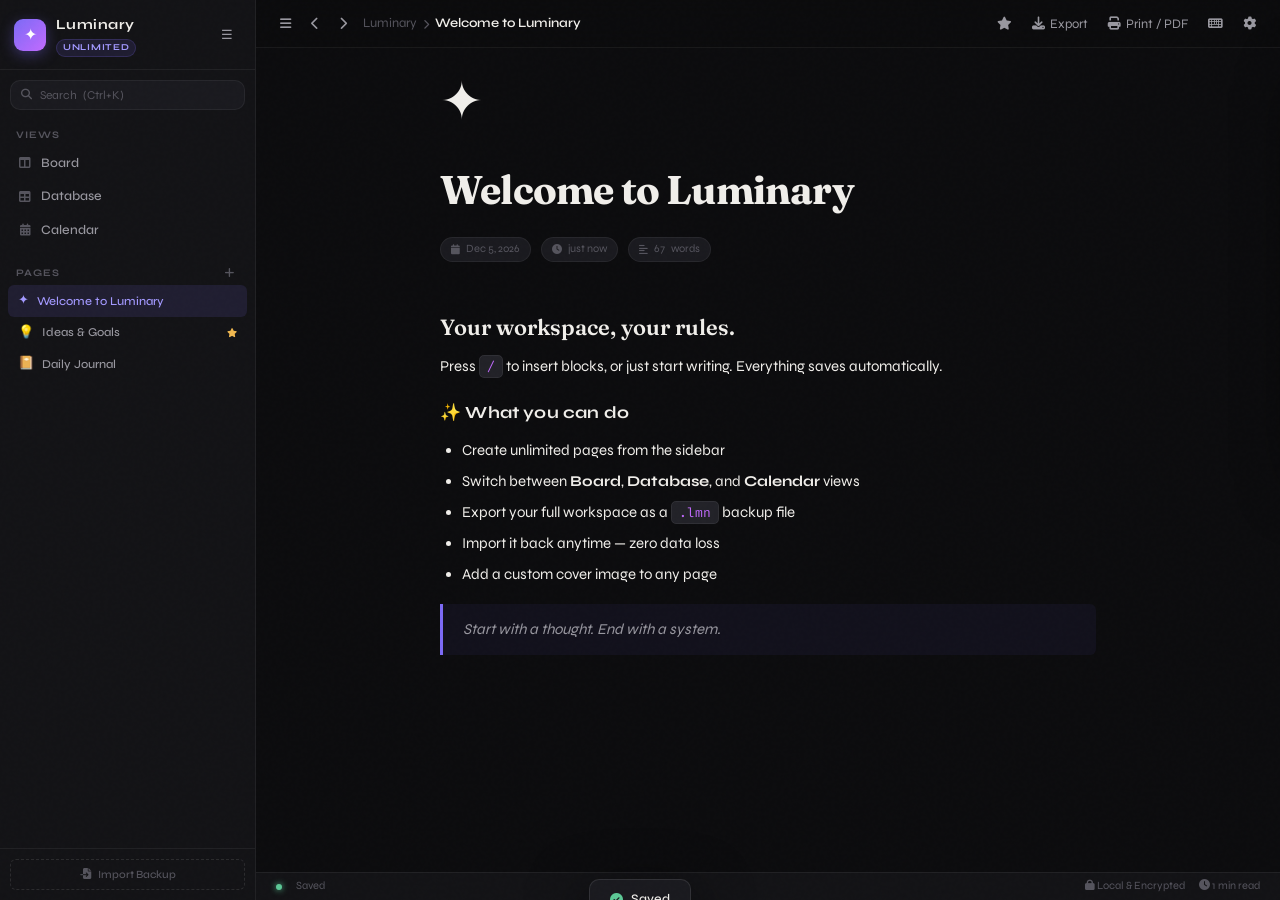
<file: workspace.html>
<!DOCTYPE html>
<html lang="en">
<head>
  <meta charset="UTF-8" />
  <meta name="viewport" content="width=device-width, initial-scale=1.0" />
  <title>Luminary ✦ Your Personal Workspace</title>
  <!-- Favicons -->
  <link rel="icon" type="image/x-icon" href="favicon/favicon.ico" />
  <link rel="icon" type="image/svg+xml" href="favicon/favicon.svg" />
  <link rel="icon" type="image/png" sizes="32x32" href="favicon/favicon-32x32.png" />
  <link rel="icon" type="image/png" sizes="16x16" href="favicon/favicon-16x16.png" />
  <link rel="apple-touch-icon" sizes="180x180" href="favicon/apple-touch-icon.png" />
  <link rel="preconnect" href="https://fonts.googleapis.com" />
  <link href="https://fonts.googleapis.com/css2?family=Fraunces:ital,wght@0,300;0,600;0,700;1,300&family=Syne:wght@400;500;600;700&family=Fira+Code:wght@400;500&display=swap" rel="stylesheet" />
  <link rel="stylesheet" href="https://cdnjs.cloudflare.com/ajax/libs/font-awesome/6.5.0/css/all.min.css" />
  <link rel="stylesheet" href="css\\style.css" />
</head>
<body>

  <!-- ══ SIDEBAR ══ -->
  <aside id="sidebar">
    <div class="sidebar-header">
      <div class="ws-logo"><span>✦</span></div>
      <div class="ws-info">
        <div class="ws-name">Luminary</div>
        <div class="ws-badge">Unlimited</div>
      </div>
      <button class="icon-btn" id="collapse-btn" onclick="toggleSidebar()" title="Collapse"><i class="fa fa-sidebar"></i>☰</button>
    </div>

    <div class="sidebar-search">
      <i class="fa fa-search"></i>
      <input type="text" id="search-input" placeholder="Search  (Ctrl+K)" oninput="filterPages(this.value)" />
    </div>

    <nav class="sidebar-nav">
      <div class="nav-label">Views</div>
      <div class="nav-item" onclick="openView('kanban')"><i class="fa fa-columns"></i><span>Board</span></div>
      <div class="nav-item" onclick="openView('table')"><i class="fa fa-table"></i><span>Database</span></div>
      <div class="nav-item" onclick="openView('calendar')"><i class="fa fa-calendar-alt"></i><span>Calendar</span></div>
    </nav>

    <div class="sidebar-pages">
      <div class="nav-label">
        Pages
        <button class="inline-btn" onclick="createNewPage()" title="New page"><i class="fa fa-plus"></i></button>
      </div>
      <div id="pages-list"></div>
    </div>

    <div class="sidebar-footer">
      <button class="import-btn" onclick="triggerImport()">
        <i class="fa fa-file-import"></i> Import Backup
      </button>
      <input type="file" id="import-file" accept=".lmn" style="display:none" onchange="importData(event)" />
    </div>
  </aside>

  <!-- ══ MAIN ══ -->
  <main id="main">

    <!-- TOPBAR -->
    <header id="topbar">
      <div class="topbar-left">
        <button class="icon-btn" onclick="toggleSidebar()"><i class="fa fa-bars"></i></button>
        <button class="icon-btn" onclick="goBack()"><i class="fa fa-chevron-left"></i></button>
        <button class="icon-btn" onclick="goForward()"><i class="fa fa-chevron-right"></i></button>
        <div class="breadcrumb">
          <span class="bc-root">Luminary</span>
          <i class="fa fa-chevron-right bc-sep"></i>
          <span id="bc-current">Home</span>
        </div>
      </div>
      <div class="topbar-right">
        <button class="tb-action" id="fav-btn" onclick="toggleFavorite()"><i class="fa fa-star"></i></button>
        <button class="tb-action" onclick="exportData()"><i class="fa fa-download"></i> Export</button>
        <button class="tb-action" onclick="printPage()"><i class="fa fa-print"></i> Print / PDF</button>
        <button class="tb-action" id="shortcuts-toggle" onclick="toggleShortcuts()"><i class="fa fa-keyboard"></i></button>
        <button class="tb-action" onclick="showModal('settings-modal')"><i class="fa fa-cog"></i></button>
      </div>
    </header>

    <!-- EDITOR VIEW -->
    <div id="content">
      <!-- COVER -->
      <div class="page-cover" id="page-cover">
        <div class="cover-overlay"></div>
        <div class="cover-controls">
          <button onclick="showCoverPicker()"><i class="fa fa-image"></i> Change Cover</button>
          <button onclick="removeCover()"><i class="fa fa-times"></i> Remove</button>
        </div>
      </div>

      <!-- PAGE HEADER -->
      <div class="page-header">
        <div class="page-icon" id="page-icon" onclick="showEmojiPicker(event)">📝</div>
        <div class="page-header-actions">
          <button class="ghost-btn" onclick="showCoverPicker()"><i class="fa fa-image"></i> Add Cover</button>
          <button class="ghost-btn" onclick="showModal('task-modal')"><i class="fa fa-plus"></i> Add Property</button>
        </div>
        <textarea id="page-title" rows="1" placeholder="Untitled" oninput="onTitleInput(this)" onkeydown="titleKeydown(event)"></textarea>
        <div class="page-meta" id="page-meta">
          <div class="meta-chip"><i class="fa fa-calendar"></i><span id="meta-created">—</span></div>
          <div class="meta-chip"><i class="fa fa-clock"></i><span id="meta-modified">just now</span></div>
          <div class="meta-chip" id="meta-words"><i class="fa fa-align-left"></i><span id="word-count">0</span> words</div>
        </div>
      </div>

      <!-- EDITOR -->
      <div class="editor-wrap">
        <div id="editor" contenteditable="true" spellcheck="true" data-placeholder="Type '/' for commands, or just start writing…"></div>
      </div>
    </div>

    <!-- VIEW PANEL (Kanban / Table / Calendar) -->
    <div id="view-panel" style="display:none">
      <div class="view-header">
        <div class="view-title-row">
          <h2 id="view-title">Board</h2>
          <div class="view-tabs" id="view-tabs"></div>
        </div>
        <button class="tb-action" onclick="showModal('task-modal')"><i class="fa fa-plus"></i> Add Task</button>
      </div>
      <div id="view-content"></div>
    </div>

    <!-- STATUS BAR -->
    <footer id="statusbar">
      <div class="status-left">
        <span class="status-dot"></span><span id="save-status">Saved</span>
      </div>
      <div class="status-right">
        <span><i class="fa fa-lock"></i> Local & Encrypted</span>
        <span><i class="fa fa-clock"></i> <span id="read-time">0 min read</span></span>
      </div>
    </footer>
  </main>

  <!-- ══ FLOATING TOOLBAR ══ -->
  <div id="float-toolbar">
    <button class="ft-btn" onclick="fmt('bold')" title="Bold"><b>B</b></button>
    <button class="ft-btn" onclick="fmt('italic')" title="Italic"><i>I</i></button>
    <button class="ft-btn" onclick="fmt('underline')" title="Underline"><u>U</u></button>
    <button class="ft-btn" onclick="fmt('strikeThrough')" title="Strike"><s>S</s></button>
    <div class="ft-sep"></div>
    <button class="ft-btn" onclick="fmtBlock('h1')">H1</button>
    <button class="ft-btn" onclick="fmtBlock('h2')">H2</button>
    <button class="ft-btn" onclick="fmtBlock('h3')">H3</button>
    <div class="ft-sep"></div>
    <button class="ft-btn" onclick="fmt('insertUnorderedList')"><i class="fa fa-list-ul"></i></button>
    <button class="ft-btn" onclick="fmt('insertOrderedList')"><i class="fa fa-list-ol"></i></button>
    <button class="ft-btn" onclick="fmtBlock('blockquote')"><i class="fa fa-quote-left"></i></button>
    <button class="ft-btn" onclick="insertCode()"><i class="fa fa-code"></i></button>
    <div class="ft-sep"></div>
    <button class="ft-btn" onclick="promptLink()"><i class="fa fa-link"></i></button>
    <button class="ft-btn" onclick="cycleColor()"><i class="fa fa-palette"></i></button>
  </div>

  <!-- ══ SLASH MENU ══ -->
  <div id="slash-menu"></div>

  <!-- ══ EMOJI PICKER ══ -->
  <div id="emoji-picker">
    <div class="ep-title">Choose Icon</div>
    <div class="emoji-grid" id="emoji-grid"></div>
  </div>

  <!-- ══ COVER PICKER ══ -->
  <div id="cover-picker" class="modal-overlay">
    <div class="modal cover-modal">
      <div class="modal-title"><i class="fa fa-image"></i> Page Cover</div>
      <div class="cover-tabs">
        <button class="cover-tab active" onclick="switchCoverTab('gradients', this)">Gradients</button>
        <button class="cover-tab" onclick="switchCoverTab('colors', this)">Colors</button>
        <button class="cover-tab" onclick="switchCoverTab('upload', this)">Upload Image</button>
        <button class="cover-tab" onclick="switchCoverTab('url', this)">Image URL</button>
      </div>
      <div id="cover-tab-content"></div>
      <div class="modal-footer">
        <button class="btn btn-ghost" onclick="closeModal('cover-picker')">Cancel</button>
      </div>
    </div>
  </div>

  <!-- ══ SHORTCUTS PANEL ══ -->
  <div id="shortcuts-panel">
    <div class="sp-header">
      <span><i class="fa fa-keyboard"></i> Shortcuts</span>
      <button onclick="closeShortcuts()"><i class="fa fa-times"></i></button>
    </div>
    <div class="sp-list">
      <div class="sp-row"><div class="sp-keys"><kbd>Ctrl</kbd><kbd>S</kbd></div><span>Save page</span></div>
      <div class="sp-row"><div class="sp-keys"><kbd>Ctrl</kbd><kbd>K</kbd></div><span>Search</span></div>
      <div class="sp-row"><div class="sp-keys"><kbd>Ctrl</kbd><kbd>N</kbd></div><span>New page</span></div>
      <div class="sp-row"><div class="sp-keys"><kbd>Ctrl</kbd><kbd>E</kbd></div><span>Export backup</span></div>
      <div class="sp-row"><div class="sp-keys"><kbd>Ctrl</kbd><kbd>\</kbd></div><span>Toggle sidebar</span></div>
      <div class="sp-row"><div class="sp-keys"><kbd>/</kbd></div><span>Command menu</span></div>
      <div class="sp-row"><div class="sp-keys"><kbd>Ctrl</kbd><kbd>B</kbd></div><span>Bold</span></div>
      <div class="sp-row"><div class="sp-keys"><kbd>Ctrl</kbd><kbd>I</kbd></div><span>Italic</span></div>
      <div class="sp-row"><div class="sp-keys"><kbd>Esc</kbd></div><span>Close panels</span></div>
    </div>
  </div>

  <!-- ══ TOAST ══ -->
  <div id="toast">
    <i class="fa fa-check-circle toast-icon"></i>
    <span id="toast-msg">Saved</span>
  </div>

  <!-- ══ MODALS ══ -->

  <!-- New Page -->
  <div class="modal-overlay" id="new-page-modal">
    <div class="modal">
      <div class="modal-title">✦ New Page</div>
      <label>Title</label>
      <input type="text" id="np-title" placeholder="Page title…" />
      <label>Icon</label>
      <input type="text" id="np-icon" placeholder="📝 Emoji icon" />
      <label>Template</label>
      <select id="np-template">
        <option value="blank">Blank</option>
        <option value="meeting">Meeting Notes</option>
        <option value="todo">To-do List</option>
        <option value="journal">Daily Journal</option>
        <option value="project">Project Plan</option>
        <option value="braindump">Brain Dump</option>
      </select>
      <div class="modal-footer">
        <button class="btn btn-ghost" onclick="closeModal('new-page-modal')">Cancel</button>
        <button class="btn btn-primary" onclick="confirmNewPage()">Create</button>
      </div>
    </div>
  </div>

  <!-- Task Modal -->
  <div class="modal-overlay" id="task-modal">
    <div class="modal">
      <div class="modal-title">✅ Add Task</div>
      <label>Task Name</label>
      <input type="text" id="task-name" placeholder="What needs to be done?" />
      <label>Status</label>
      <select id="task-status">
        <option value="todo">To Do</option>
        <option value="progress">In Progress</option>
        <option value="done">Done</option>
        <option value="blocked">Blocked</option>
      </select>
      <label>Priority</label>
      <select id="task-priority">
        <option value="high">High</option>
        <option value="med">Medium</option>
        <option value="low">Low</option>
      </select>
      <label>Due Date</label>
      <input type="date" id="task-due" />
      <label>Notes</label>
      <textarea id="task-notes" placeholder="Additional notes…"></textarea>
      <div class="modal-footer">
        <button class="btn btn-ghost" onclick="closeModal('task-modal')">Cancel</button>
        <button class="btn btn-primary" onclick="confirmTask()">Add Task</button>
      </div>
    </div>
  </div>

  <!-- Share Modal -->
  <div class="modal-overlay" id="share-modal">
    <div class="modal">
      <div class="modal-title">🔗 Share Page</div>
      <label>Share Link</label>
      <input type="text" id="share-link" value="https://luminary.app/p/workspace" readonly />
      <label>Access Level</label>
      <select>
        <option>Anyone with link — view only</option>
        <option>Anyone with link — can edit</option>
        <option>Private (only me)</option>
      </select>
      <div class="modal-footer">
        <button class="btn btn-ghost" onclick="closeModal('share-modal')">Close</button>
        <button class="btn btn-primary" onclick="copyShareLink()">Copy Link</button>
      </div>
    </div>
  </div>

  <!-- Settings Modal -->
  <div class="modal-overlay" id="settings-modal">
    <div class="modal">
      <div class="modal-title">⚙️ Settings</div>
      <label>Workspace Name</label>
      <input type="text" id="ws-name-input" value="My Luminary" />
      <label>Editor Font</label>
      <select id="font-style-sel" onchange="changeFont(this.value)">
        <option value="syne">Syne (Default)</option>
        <option value="serif">Fraunces (Serif)</option>
        <option value="mono">Fira Code (Mono)</option>
      </select>
      <label>Editor Width</label>
      <select id="fullwidth-sel" onchange="toggleFullWidth(this.value)">
        <option value="no">Centered</option>
        <option value="yes">Full Width</option>
      </select>
      <div class="modal-footer">
        <button class="btn btn-ghost" onclick="closeModal('settings-modal')">Cancel</button>
        <button class="btn btn-primary" onclick="saveSettings()">Save</button>
      </div>
    </div>
  </div>

  <script src="js\\script.js"></script>
</body>
</html>
</file>
